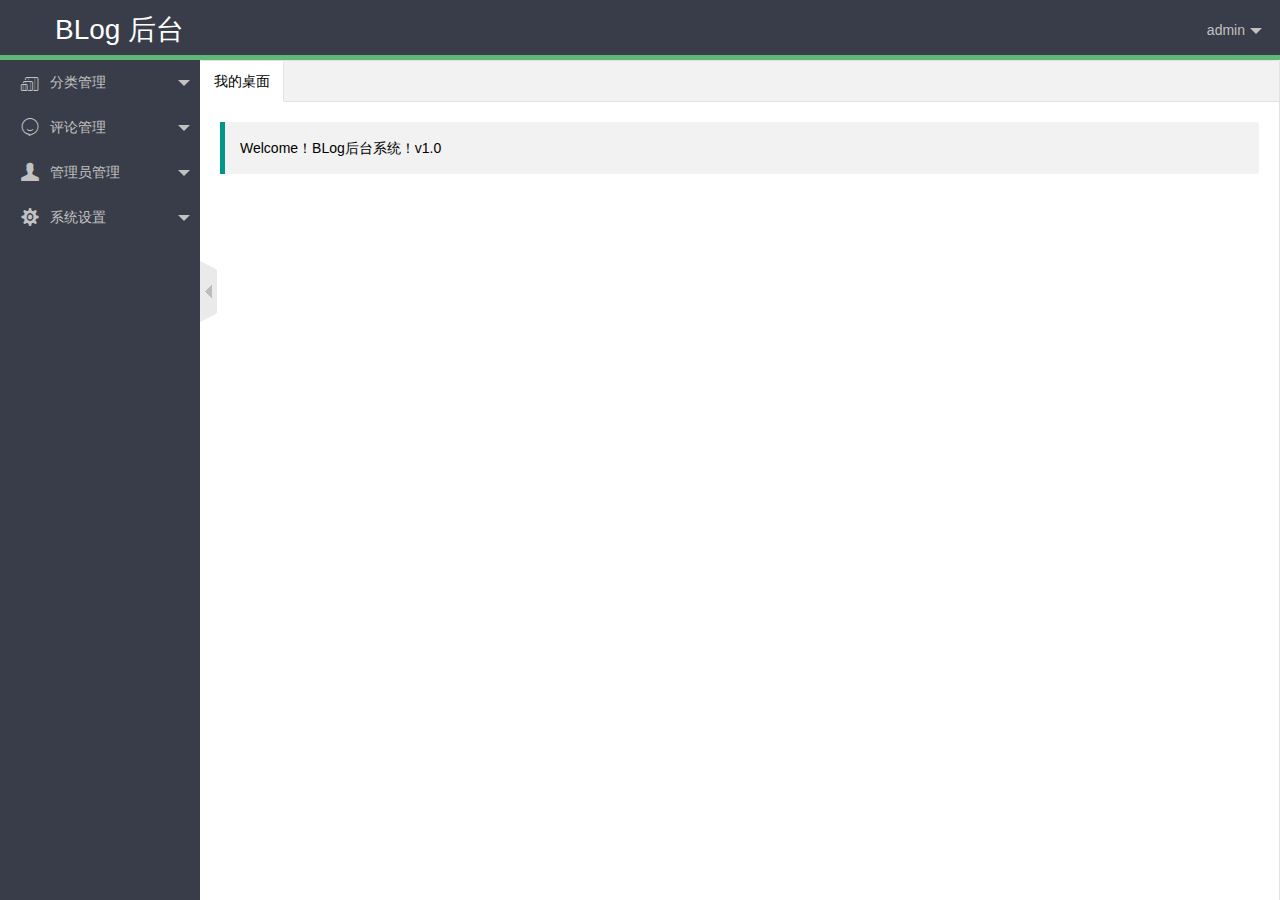
<file: view/admin/index.html>
<!DOCTYPE html>
<html>
    <head>
        <meta charset="utf-8">
        <title>
            BLog 后台
        </title>
        <meta name="renderer" content="webkit">
        <meta http-equiv="X-UA-Compatible" content="IE=edge,chrome=1">
        <meta name="viewport" content="width=device-width, initial-scale=1, maximum-scale=1">
        <meta name="apple-mobile-web-app-status-bar-style" content="black">
        <meta name="apple-mobile-web-app-capable" content="yes">
        <meta name="format-detection" content="telephone=no">
        <link rel="stylesheet" href="/public/static/css/x-admin.css" media="all">
    </head>
    <body>
        <div class="layui-layout layui-layout-admin">
            <div class="layui-header header header-demo">
                <div class="layui-main">
                    <a class="logo" href="./index.html">
                        BLog 后台
                    </a>
                    <ul class="layui-nav" lay-filter="">
                      <li class="layui-nav-item">
                        <a href="javascript:;">admin</a>
                        <dl class="layui-nav-child">
                          <dd><a href="./login">退出</a></dd>
                        </dl>
                      </li>
                    </ul>
                </div>
            </div>
            <div class="layui-side layui-bg-black x-side">
                <div class="layui-side-scroll">
                    <ul class="layui-nav layui-nav-tree site-demo-nav" lay-filter="side">
                        <li class="layui-nav-item">
                            <a class="javascript:;" href="javascript:;">
                                <i class="layui-icon" style="top: 3px;">&#xe630;</i><cite>分类管理</cite>
                            </a>
                            <dl class="layui-nav-child">
                                <dd class="">
                                    <a href="javascript:;" _href="./category.html">
                                        <cite>分类列表</cite>
                                    </a>
                                </dd>
                            </dl>
                        </li>
                        <li class="layui-nav-item">
                            <a class="javascript:;" href="javascript:;">
                                <i class="layui-icon" style="top: 3px;">&#xe606;</i><cite>评论管理</cite>
                            </a>
                            <dl class="layui-nav-child">
                                <dd class="">
                                    <a href="javascript:;" _href="./comment-list.html">
                                        <cite>评论列表</cite>
                                    </a>
                                </dd>
                            </dl>
                        </li>
                        <li class="layui-nav-item">
                            <a class="javascript:;" href="javascript:;">
                                <i class="layui-icon" style="top: 3px;">&#xe612;</i><cite>管理员管理</cite>
                            </a>
                            <dl class="layui-nav-child">
                                <dd class="">
                                    <a href="javascript:;" _href="./admin-list">
                                        <cite>管理员列表</cite>
                                    </a>
                                </dd>
                            </dl>
                        </li>
                        <li class="layui-nav-item">
                            <a class="javascript:;" href="javascript:;">
                                <i class="layui-icon" style="top: 3px;">&#xe614;</i><cite>系统设置</cite>
                            </a>
                            <dl class="layui-nav-child">
                                <dd class="">
                                    <a href="javascript:;" _href="./sys-log.html">
                                        <cite>系统日志</cite>
                                    </a>
                                </dd>
                            </dl>
                        </li>
                        <li class="layui-nav-item" style="height: 30px; text-align: center">
                        </li>
                    </ul>
                </div>

            </div>
            <div class="layui-tab layui-tab-card site-demo-title x-main" lay-filter="x-tab" lay-allowclose="true">
                <div class="x-slide_left"></div>
                <ul class="layui-tab-title">
                    <li class="layui-this">
                        我的桌面
                        <i class="layui-icon layui-unselect layui-tab-close">ဆ</i>
                    </li>
                </ul>
                <div class="layui-tab-content site-demo site-demo-body">
                    <div class="layui-tab-item layui-show">
                        <iframe frameborder="0" src="./welcome.html" class="x-iframe"></iframe>
                    </div>
                </div>
            </div>
            <div class="site-mobile-shade">
            </div>
        </div>
        <script src="/public/static/lib/layui/layui.js" charset="utf-8"></script>
        <script src="/public/static/js/x-admin.js"></script>
    </body>
</html>
</file>
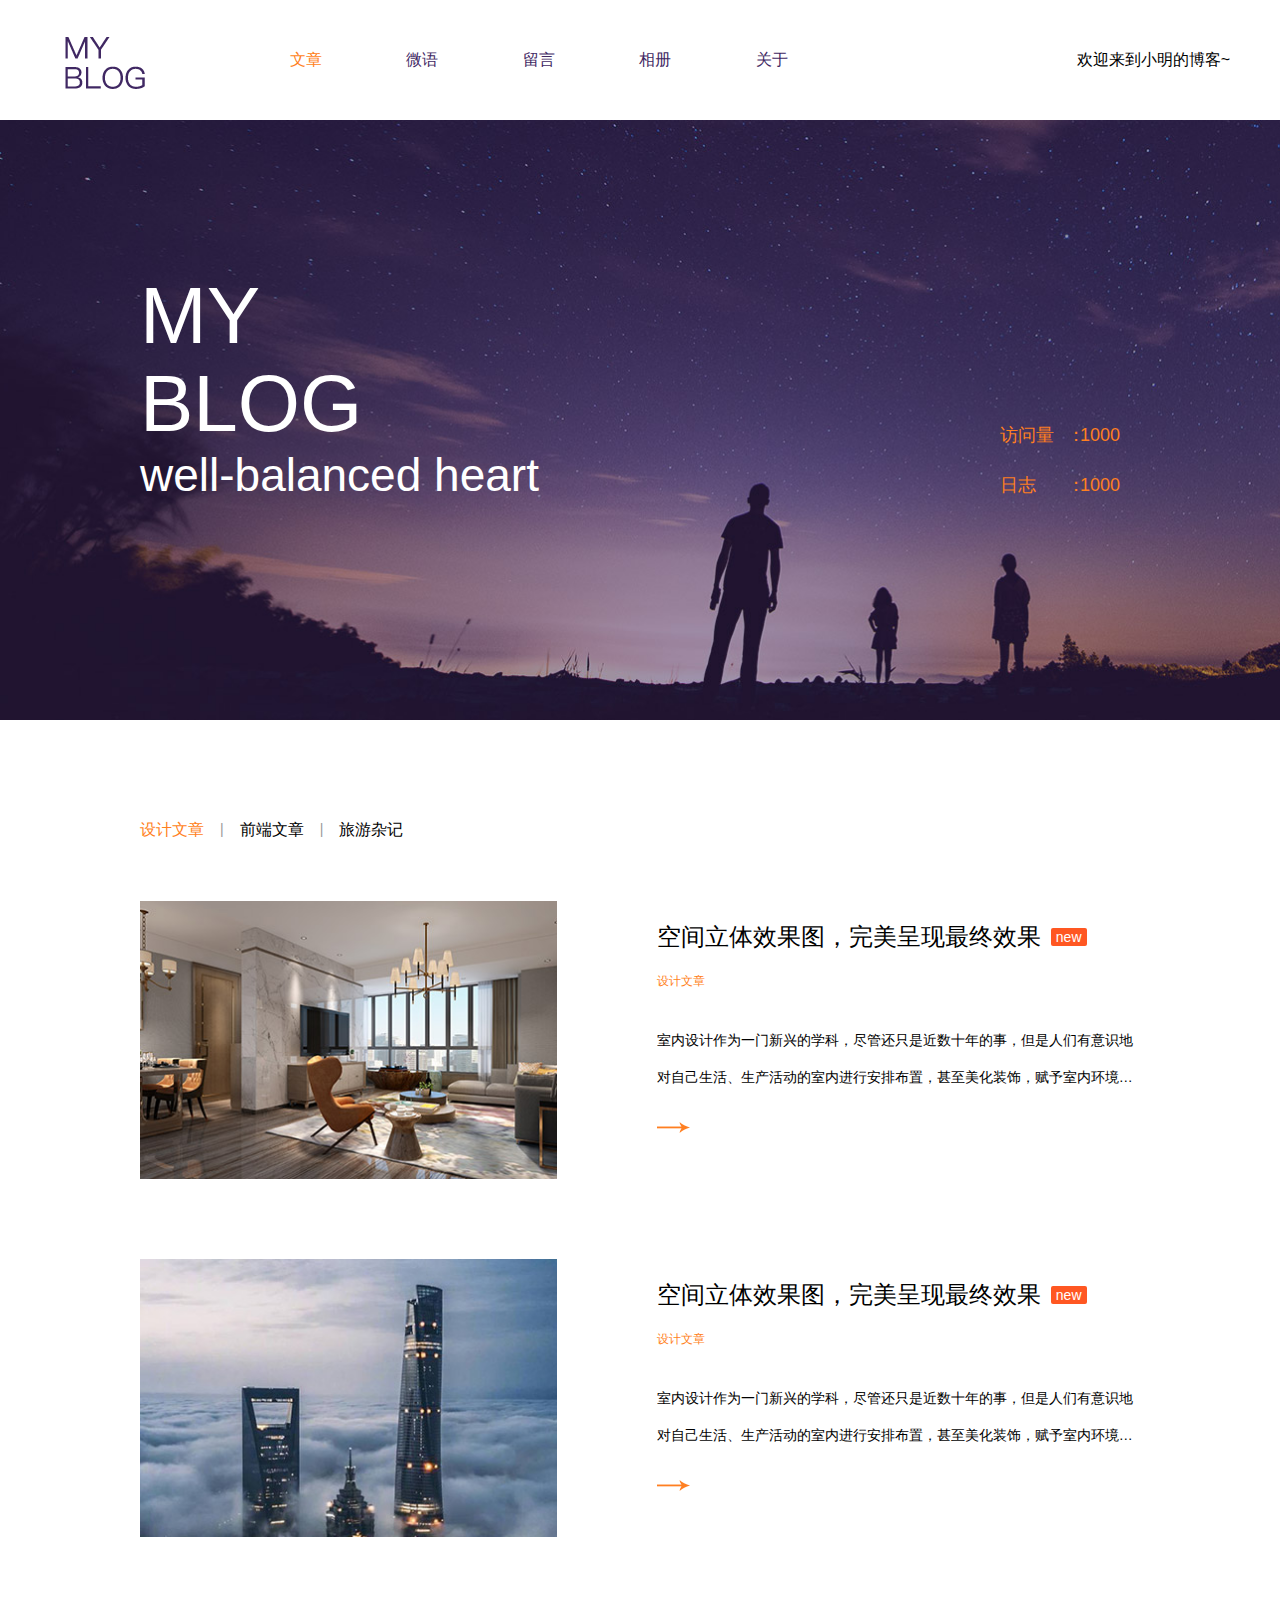
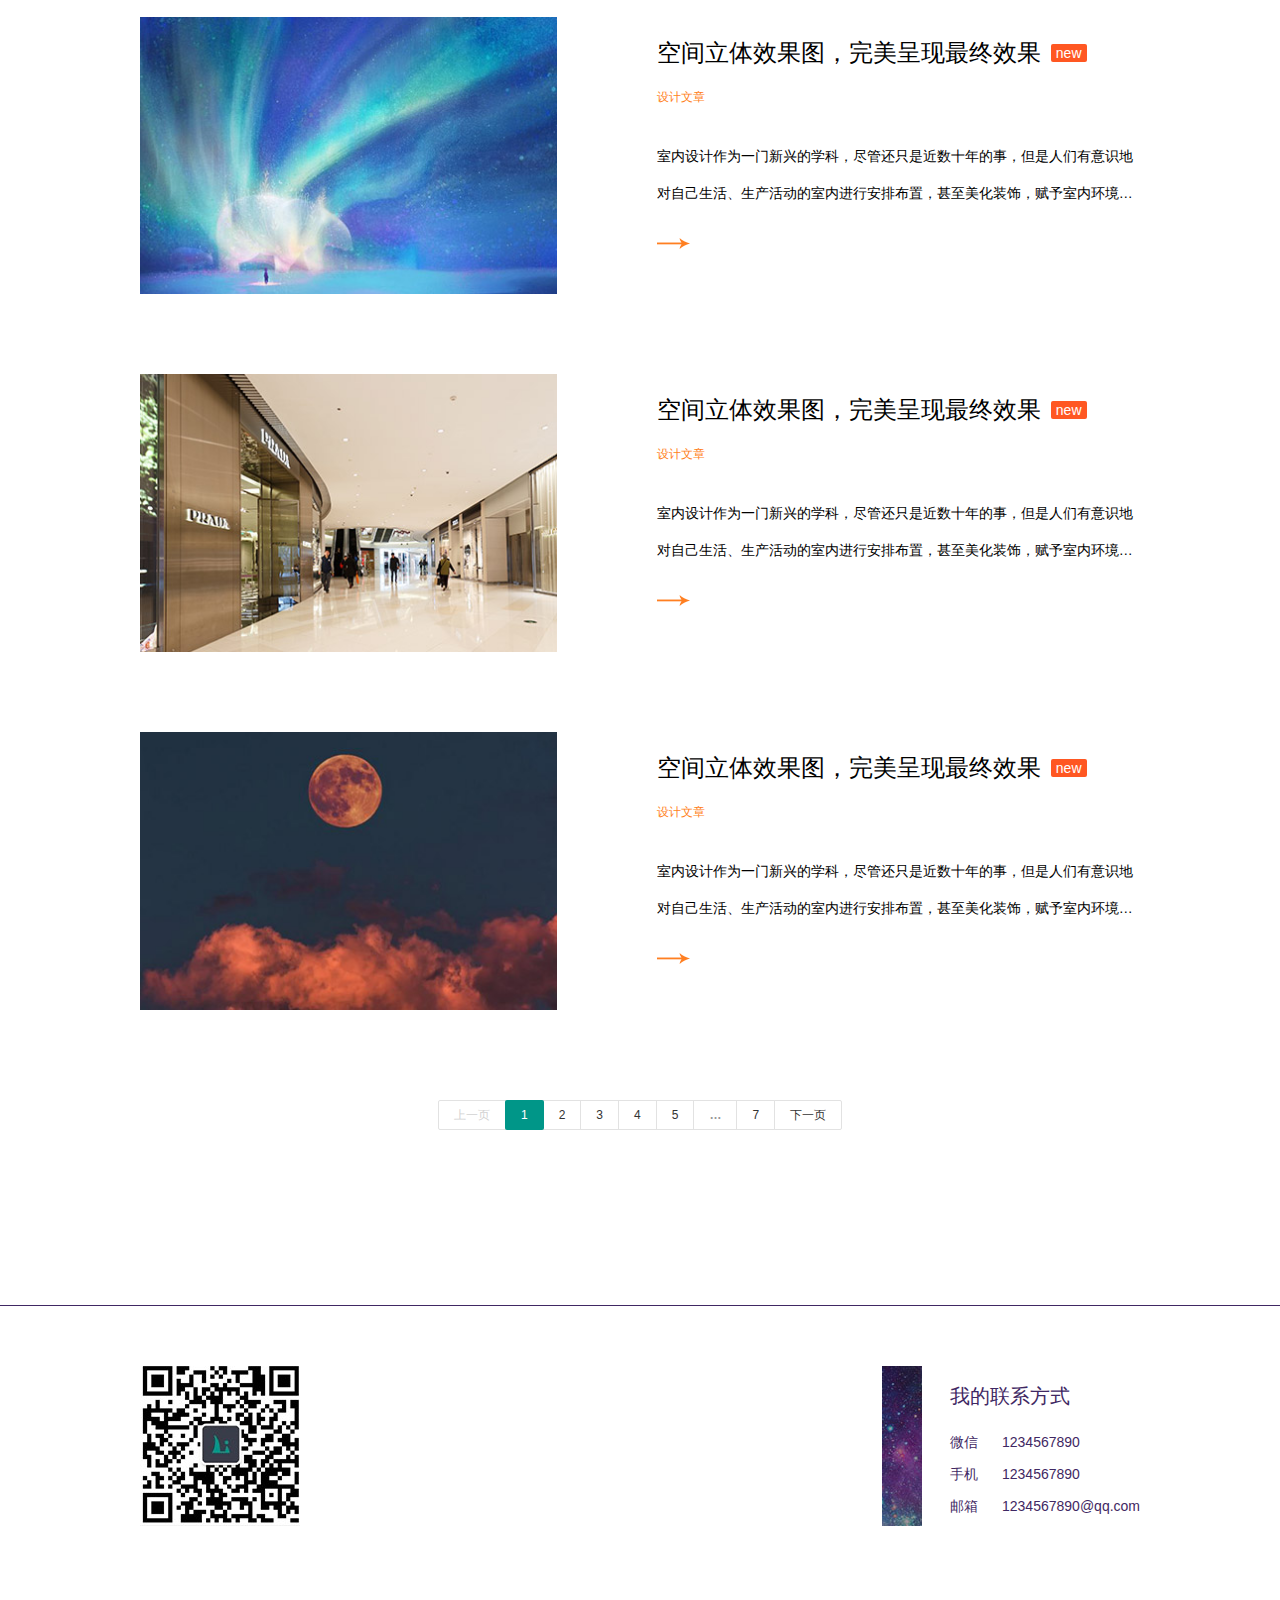
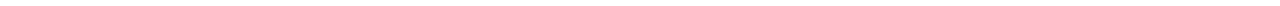
<file: view/home/html/index.html>
<!DOCTYPE html>
<html lang="en">
<head>
  <meta charset="UTF-8">
  <meta name="viewport" content="width=device-width, initial-scale=1.0, minimum-scale=1.0, maximum-scale=1.0, user-scalable=0">
  <title>Document</title>
  <link rel="stylesheet" type="text/css" href="../res/layui/css/layui.css">
  <link rel="stylesheet" type="text/css" href="../res/css/main.css">
<!--加载meta IE兼容文件-->
<!--[if lt IE 9]>
<script src="https://oss.maxcdn.com/libs/html5shiv/3.7.0/html5shiv.js"></script>
<script src="https://oss.maxcdn.com/libs/respond.js/1.3.0/respond.min.js"></script>
<![endif]-->
</head>
<body>
  <div class="header">
    <div class="menu-btn">
      <div class="menu"></div>
    </div>
    <h1 class="logo">
      <a href="index.html">
        <span>MYBLOG</span>
        <img src="../res/img/logo.png">
      </a>
    </h1>
    <div class="nav">
      <a href="index.html" class="active">文章</a>
      <a href="whisper.html">微语</a>
      <a href="leacots.html">留言</a>
      <a href="album.html">相册</a>
      <a href="about.html">关于</a>
    </div>
    <ul class="layui-nav header-down-nav">
      <li class="layui-nav-item"><a href="index.html" class="active">文章</a></li>
      <li class="layui-nav-item"><a href="whisper.html">微语</a></li>
      <li class="layui-nav-item"><a href="leacots.html">留言</a></li>
      <li class="layui-nav-item"><a href="album.html">相册</a></li>
      <li class="layui-nav-item"><a href="about.html">关于</a></li>
    </ul>
    <p class="welcome-text">
      欢迎来到<span class="name">小明</span>的博客~
    </p>
  </div>

  <div class="banner">
    <div class="cont w1000">
      <div class="title">
        <h3>MY<br />BLOG</h3>
        <h4>well-balanced heart</h4>
      </div>
      <div class="amount">
        <p><span class="text">访问量</span><span class="access">1000</span></p>
        <p><span class="text">日志</span><span class="daily-record">1000</span></p>
      </div>
    </div>
  </div>

  <div class="content">
    <div class="cont w1000">
      <div class="title">
        <span class="layui-breadcrumb" lay-separator="|">
          <a href="javascript:;" class="active">设计文章</a>
          <a href="javascript:;">前端文章</a>
          <a href="javascript:;">旅游杂记</a>
        </span>
      </div>
      <div class="list-item">
        <div class="item">
          <div class="layui-fluid">
            <div class="layui-row">
              <div class="layui-col-xs12 layui-col-sm4 layui-col-md5">
                <div class="img"><img src="../res/img/sy_img1.jpg" alt=""></div>
              </div>
              <div class="layui-col-xs12 layui-col-sm8 layui-col-md7">
                <div class="item-cont">
                  <h3>空间立体效果图，完美呈现最终效果<button class="layui-btn layui-btn-danger new-icon">new</button></h3>
                  <h5>设计文章</h5>
                  <p>室内设计作为一门新兴的学科，尽管还只是近数十年的事，但是人们有意识地对自己生活、生产活动的室内进行安排布置，甚至美化装饰，赋予室内环境以所祈使的气氛，却早巳从人类文明伊始的时期就已存在</p>
                  <a href="details.html" class="go-icon"></a>
                </div>
            </div>
            </div>
           </div>
        </div>
        <div class="item">
          <div class="layui-fluid">
            <div class="layui-row">
              <div class="layui-col-xs12 layui-col-sm4 layui-col-md5">
                <div class="img"><img src="../res/img/sy_img2.jpg" alt=""></div>
              </div>
              <div class="layui-col-xs12 layui-col-sm8 layui-col-md7">
                <div class="item-cont">
                  <h3>空间立体效果图，完美呈现最终效果<button class="layui-btn layui-btn-danger new-icon">new</button></h3>
                  <h5>设计文章</h5>
                  <p>室内设计作为一门新兴的学科，尽管还只是近数十年的事，但是人们有意识地对自己生活、生产活动的室内进行安排布置，甚至美化装饰，赋予室内环境以所祈使的气氛，却早巳从人类文明伊始的时期就已存在</p>
                  <a href="details.html" class="go-icon"></a>
                </div>
            </div>
            </div>
           </div>
        </div>
        <div class="item">
          <div class="layui-fluid">
            <div class="layui-row">
              <div class="layui-col-xs12 layui-col-sm4 layui-col-md5">
                <div class="img"><img src="../res/img/sy_img3.jpg" alt=""></div>
              </div>
              <div class="layui-col-xs12 layui-col-sm8 layui-col-md7">
                <div class="item-cont">
                  <h3>空间立体效果图，完美呈现最终效果<button class="layui-btn layui-btn-danger new-icon">new</button></h3>
                  <h5>设计文章</h5>
                  <p>室内设计作为一门新兴的学科，尽管还只是近数十年的事，但是人们有意识地对自己生活、生产活动的室内进行安排布置，甚至美化装饰，赋予室内环境以所祈使的气氛，却早巳从人类文明伊始的时期就已存在</p>
                  <a href="details.html" class="go-icon"></a>
                </div>
            </div>
            </div>
           </div>
        </div>
        <div class="item">
          <div class="layui-fluid">
            <div class="layui-row">
              <div class="layui-col-xs12 layui-col-sm4 layui-col-md5">
                <div class="img"><img src="../res/img/sy_img4.jpg" alt=""></div>
              </div>
              <div class="layui-col-xs12 layui-col-sm8 layui-col-md7">
                <div class="item-cont">
                  <h3>空间立体效果图，完美呈现最终效果<button class="layui-btn layui-btn-danger new-icon">new</button></h3>
                  <h5>设计文章</h5>
                  <p>室内设计作为一门新兴的学科，尽管还只是近数十年的事，但是人们有意识地对自己生活、生产活动的室内进行安排布置，甚至美化装饰，赋予室内环境以所祈使的气氛，却早巳从人类文明伊始的时期就已存在</p>
                  <a href="details.html" class="go-icon"></a>
                </div>
            </div>
            </div>
           </div>
        </div>
        <div class="item">
          <div class="layui-fluid">
            <div class="layui-row">
              <div class="layui-col-xs12 layui-col-sm4 layui-col-md5">
                <div class="img"><img src="../res/img/sy_img5.jpg" alt=""></div>
              </div>
              <div class="layui-col-xs12 layui-col-sm8 layui-col-md7">
                <div class="item-cont">
                  <h3>空间立体效果图，完美呈现最终效果<button class="layui-btn layui-btn-danger new-icon">new</button></h3>
                  <h5>设计文章</h5>
                  <p>室内设计作为一门新兴的学科，尽管还只是近数十年的事，但是人们有意识地对自己生活、生产活动的室内进行安排布置，甚至美化装饰，赋予室内环境以所祈使的气氛，却早巳从人类文明伊始的时期就已存在</p>
                  <a href="details.html" class="go-icon"></a>
                </div>
            </div>
            </div>
           </div>
        </div>
      </div>
      <div id="demo" style="text-align: center;"></div>
    </div>
  </div>

  <div class="footer-wrap">
    <div class="footer w1000">
      <div class="qrcode">
        <img src="../res/img/erweima.jpg">
      </div>
      <div class="practice-mode">
        <img src="../res/img/down_img.jpg">
        <div class="text">
          <h4 class="title">我的联系方式</h4>
          <p>微信<span class="WeChat">1234567890</span></p>
          <p>手机<span class="iphone">1234567890</span></p>
          <p>邮箱<span class="email">1234567890@qq.com</span></p>
        </div>
      </div>
    </div>
  </div>
  <script type="text/javascript" src="../res/layui/layui.js"></script>
  <script type="text/javascript">
    layui.config({
      base: '../res/js/util/'
    }).use(['element','laypage','jquery','menu'],function(){
      element = layui.element,laypage = layui.laypage,$ = layui.$,menu = layui.menu;
      laypage.render({
        elem: 'demo'
        ,count: 70 //数据总数，从服务端得到
      });
      menu.init();
    })
  </script>
</body>
</html>
</file>
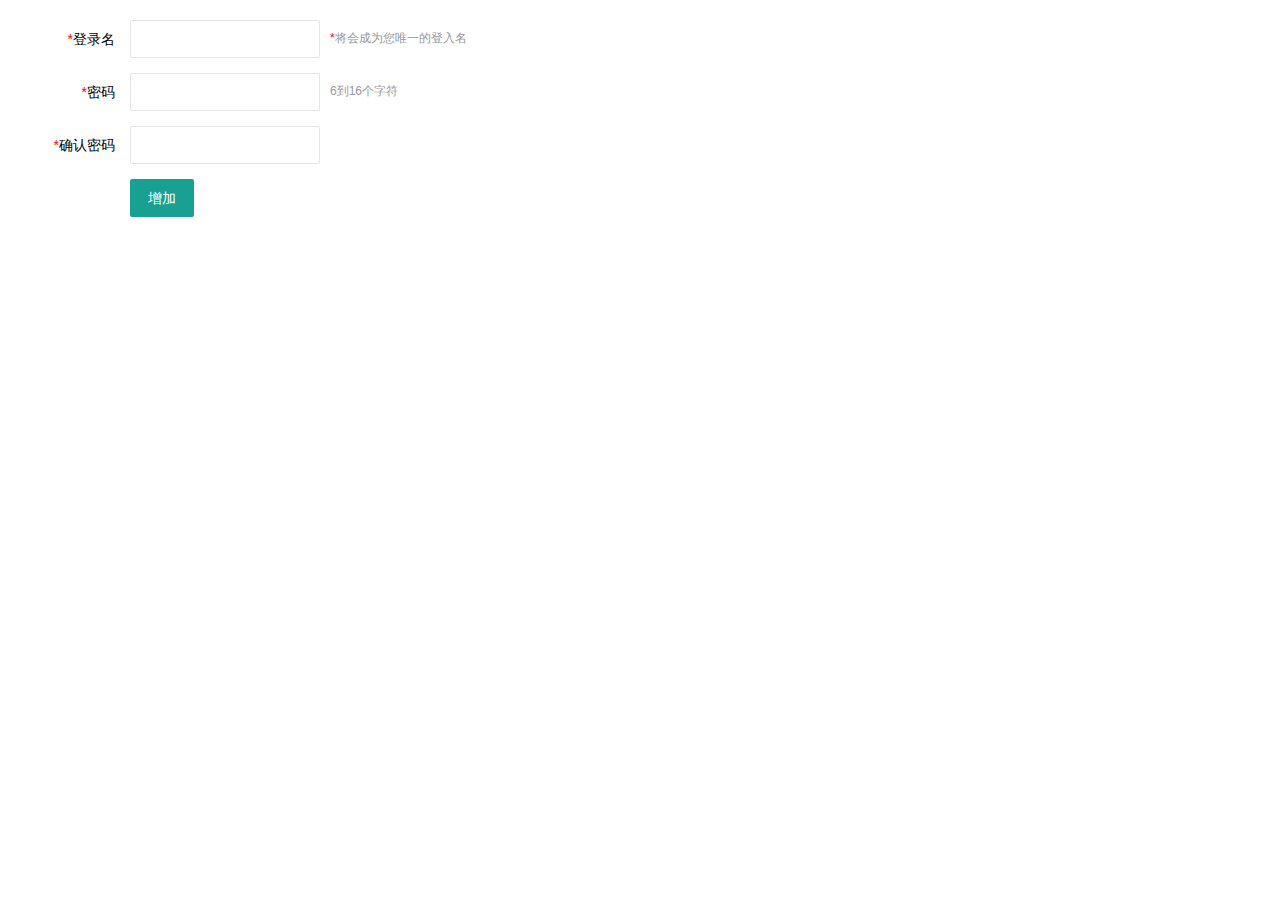
<file: view/admin/admin-add.html>
<!DOCTYPE html>
<html>

<head>
    <meta charset="utf-8">
    <title>
        BLog 后台
    </title>
    <meta name="renderer" content="webkit">
    <meta http-equiv="X-UA-Compatible" content="IE=edge,chrome=1">
    <meta name="viewport" content="width=device-width, initial-scale=1, maximum-scale=1">
    <meta name="apple-mobile-web-app-status-bar-style" content="black">
    <meta name="apple-mobile-web-app-capable" content="yes">
    <meta name="format-detection" content="telephone=no">
    <link rel="stylesheet" href="/public/static/css/x-admin.css" media="all">
</head>

<body>
<div class="x-body">
    <form class="layui-form">
        <div class="layui-form-item">
            <label for="username" class="layui-form-label">
                <span class="x-red">*</span>登录名
            </label>
            <div class="layui-input-inline">
                <input type="text" id="username" name="username" required="" lay-verify="required"
                       autocomplete="off" class="layui-input">
            </div>
            <div class="layui-form-mid layui-word-aux">
                <span class="x-red">*</span>将会成为您唯一的登入名
            </div>
        </div>
        <div class="layui-form-item">
            <label for="L_pass" class="layui-form-label">
                <span class="x-red">*</span>密码
            </label>
            <div class="layui-input-inline">
                <input type="password" id="L_pass" name="pass" required="" lay-verify="pass"
                       autocomplete="off" class="layui-input">
            </div>
            <div class="layui-form-mid layui-word-aux">
                6到16个字符
            </div>
        </div>
        <div class="layui-form-item">
            <label for="L_repass" class="layui-form-label">
                <span class="x-red">*</span>确认密码
            </label>
            <div class="layui-input-inline">
                <input type="password" id="L_repass" name="repass" required="" lay-verify="repass"
                       autocomplete="off" class="layui-input">
            </div>
        </div>
        <div class="layui-form-item">
            <label for="L_repass" class="layui-form-label">
            </label>
            <button  class="layui-btn" lay-filter="add" lay-submit="">
                增加
            </button>
        </div>
    </form>
</div>
<script src="/public/static/lib/layui/layui.js" charset="utf-8">
</script>
<script src="/public/static/js/x-layui.js" charset="utf-8">
</script>
<script>
    layui.use(['form','layer'], function(){
        $ = layui.jquery;
        var form = layui.form()
            ,layer = layui.layer;

        //自定义验证规则
        form.verify({
            nikename: function(value){
                if(value.length < 5){
                    return '昵称至少得5个字符啊';
                }
            }
            ,pass: [/(.+){6,12}$/, '密码必须6到12位']
            ,repass: function(value){
                if($('#L_pass').val()!=$('#L_repass').val()){
                    return '两次密码不一致';
                }
            }
        });

        //监听提交
        form.on('submit(add)', function(data){
            console.log(data);
            //发异步，把数据提交给go
            $.post("/admin/admin-add", data.field, function (res) {
                if (res.code === 0) {
                    layer.msg(res.msg)
                } else {
                    layer.alert("增加成功", {icon: 6},function () {
                        // 获得frame索引
                        var index = parent.layer.getFrameIndex(window.name);
                        //关闭当前frame
                        parent.layer.close(index);
                    });
                }
            }, 'json');
            return false;
        });
    });
</script>
</body>

</html>
</file>
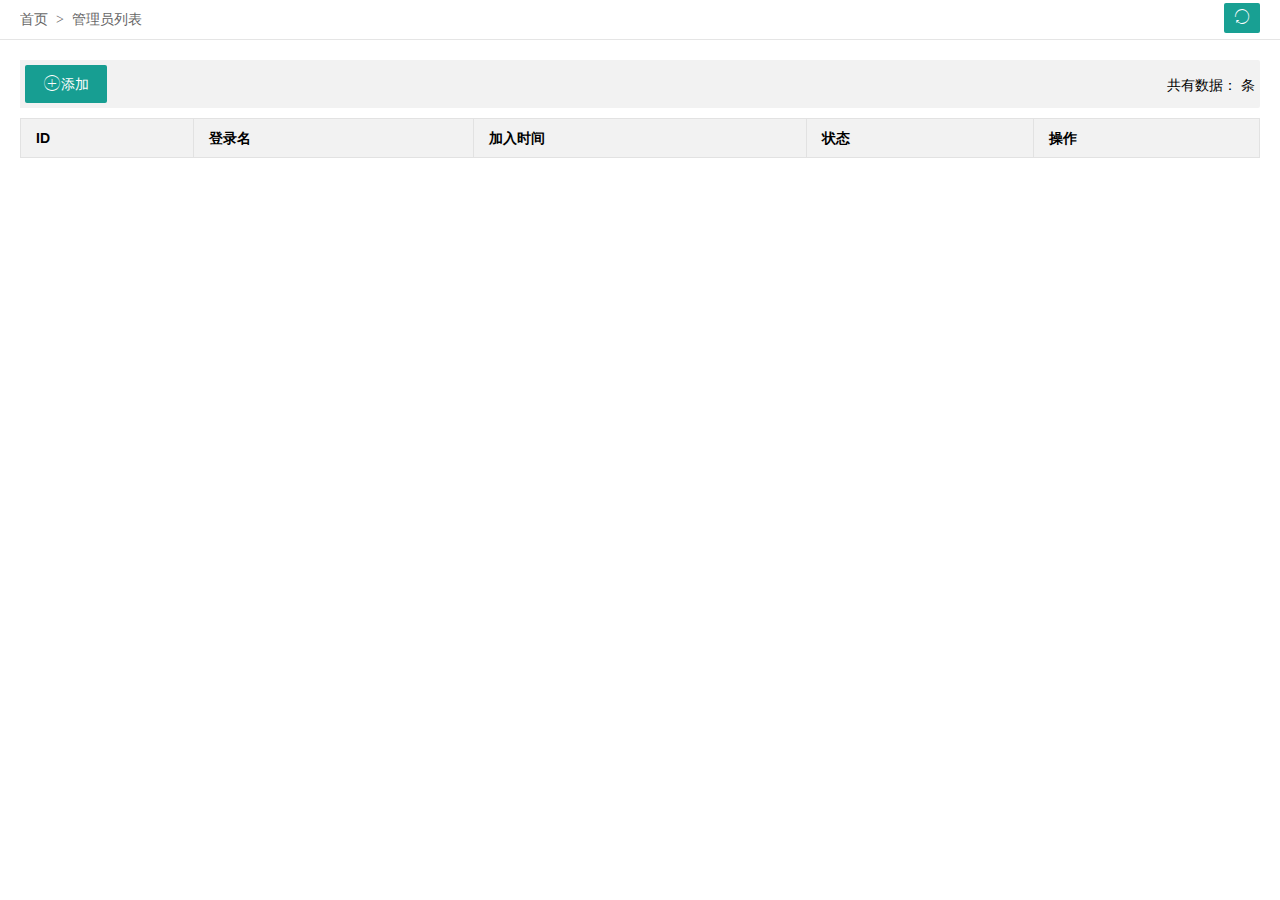
<file: view/admin/admin-list.html>
<!DOCTYPE html>
<html>
<head>
    <meta charset="utf-8">
    <title>
        BLog 后台
    </title>
    <meta name="renderer" content="webkit">
    <meta http-equiv="X-UA-Compatible" content="IE=edge,chrome=1">
    <meta name="viewport" content="width=device-width, initial-scale=1, maximum-scale=1">
    <meta name="apple-mobile-web-app-status-bar-style" content="black">
    <meta name="apple-mobile-web-app-capable" content="yes">
    <meta name="format-detection" content="telephone=no">
    <link rel="stylesheet" href="/public/static/css/x-admin.css" media="all">
</head>
<body>
<div class="x-nav">
            <span class="layui-breadcrumb">
              <a><cite>首页</cite></a>
              <a><cite>管理员列表</cite></a>
            </span>
    <a class="layui-btn layui-btn-small" style="line-height:1.6em;margin-top:3px;float:right"  href="javascript:location.replace(location.href);" title="刷新">
        <i class="layui-icon" style="line-height:30px">ဂ</i>
    </a>
</div>
<div class="x-body">
    <xblock><button class="layui-btn" onclick="admin_add('添加用户','./admin-add','600','500')"><i class="layui-icon">&#xe608;</i>添加</button><span class="x-right" style="line-height:40px">共有数据：<span id="count"></span> 条</span></xblock>
    <table class="layui-table">
        <thead>
        <tr>
            <th>ID</th>
            <th>登录名</th>
            <th>加入时间</th>
            <th>状态</th>
            <th>操作</th>
        </tr>
        </thead>
        <tbody id="admin_content">
        </tbody>
    </table>
</div>
<script src="/public/static/lib/layui/layui.js" charset="utf-8"></script>
<script src="/public/static/js/x-layui.js" charset="utf-8"></script>
<script src="/public/static/js/index.js" charset="utf-8"></script>
<script>
    layui.use(['laydate','element','laypage','layer'], function(){
        $ = layui.jquery;//jquery
        laydate = layui.laydate;//日期插件
        lement = layui.element();//面包导航
        laypage = layui.laypage;//分页
        layer = layui.layer;//弹出层
    });

    window.onload = function () {
        selectList()
    };

    //添加
    function admin_add(title,url,w,h){
        x_admin_show(title,url,w,h);
    }
    //停用
    function admin_stop(obj,id){
        layer.confirm('确认要停用吗？',function(index){
            //发异步把用户状态进行更改
            $.post("/admin/change-status", {id: id, status: 1}, function (res) {
                if (res.code === 0) {
                    layer.msg(res.msg)
                } else {
                    $(obj).parents("tr").find(".td-manage").prepend('<a style="text-decoration:none" onClick="admin_start(this,id)" href="javascript:;" title="启用"><i class="layui-icon">&#xe62f;</i></a>');
                    $(obj).parents("tr").find(".td-status").html('<span class="layui-btn layui-btn-disabled layui-btn-mini">已停用</span>');
                    $(obj).remove();
                    layer.msg('已停用!',{icon: 5,time:1000});
                }
            }, 'json');
        });
    }
    //启用
    function admin_start(obj,id){
        layer.confirm('确认要启用吗？',function(index){
            //发异步把用户状态进行更改
            $.post("/admin/change-status", {id: id, status: 0}, function (res) {
                if (res.code === 0) {
                    layer.msg(res.msg)
                } else {
                    $(obj).parents("tr").find(".td-manage").prepend('<a style="text-decoration:none" onClick="admin_stop(this,id)" href="javascript:;" title="停用"><i class="layui-icon">&#xe601;</i></a>');
                    $(obj).parents("tr").find(".td-status").html('<span class="layui-btn layui-btn-normal layui-btn-mini">已启用</span>');
                    $(obj).remove();
                    layer.msg('已启用!',{icon: 6,time:1000});
                }
            }, 'json');
        });
    }
    //编辑
    function admin_edit (title,url,id,w,h) {
        x_admin_show(title,url,w,h);
    }
    //删除
    function admin_del(obj,id){
        layer.confirm('确认要删除吗？',function(index){
            //发异步删除数据
            $.post("/admin/admin-delete", {id: id}, function (res) {
                if (res.code === 0) {
                    layer.msg(res.msg)
                } else {
                    $(obj).parents("tr").remove();
                    layer.msg('已删除!',{icon:1,time:1000});
                }
            }, 'json');
        });
    }
    // 查询管理员列表
    function selectList() {
        $.post("/admin/admin-list", {}, function (res) {
            var len = res.data.length;
            var html = '';
            for (i = 0; i < len; i++) {
                html += "<tr>";
                html += "<td>" + res.data[i]['id'] + "</td>";
                html += "<td>" + blog.Base64Decode(res.data[i]['user']) + "</td>";
                html += "<td>" + blog.Base64Decode(res.data[i]['time']) + "</td>";
                html += "<td class=\"td-status\">";
                if (res.data[i]['status'] === 0) {
                    html += "<span class=\"layui-btn layui-btn-normal layui-btn-mini\">已启用</span>";
                } else {
                    html += "<span class=\"layui-btn layui-btn-disabled layui-btn-mini\">已停用</span>";
                }
                html += "</td>";
                html += "<td class=\"td-manage\">";
                if (res.data[i]['status'] === 0) {
                    html += "<a style=\"text-decoration:none\" onclick=\"admin_stop(this, " + res.data[i]['id'] + ")\" href=\"javascript:;\" title=\"停用\">";
                } else {
                    html += "<a style=\"text-decoration:none\" onclick=\"admin_start(this, " + res.data[i]['id'] + ")\" href=\"javascript:;\" title=\"启用\">";
                }
                html += "<i class=\"layui-icon\">&#xe601;</i>";
                html += "</a>";
                html += "<a title=\"删除\" href=\"javascript:;\" onclick=\"admin_del(this, " + res.data[i]['id'] + ")\" style=\"text-decoration:none\">";
                html += "<i class=\"layui-icon\">&#xe640;</i>";
                html += "</a>";
                html += "</td>";
                html += "</tr>";
            }
            $('#admin_content').append(html)
            $('#count').append(len)
        }, 'json');
    }
</script>
</body>
</html>
</file>
<file: public/static/css/x-admin.css>
@charset "utf-8";
@import url(../lib/layui/css/layui.css);
/* 布局 */
.site-inline{font-size: 0;}
.site-tree, .site-content{display: inline-block;  *display:inline; *zoom:1; vertical-align: top; font-size: 14px;}
.site-tree{width: 220px; min-height: 900px; padding: 5px 0 20px;}
.site-content{width: 899px; min-height: 900px; padding: 20px 0 10px 20px;}

/* 头部 */
.layui-layout-admin .header{height: 55px; border-bottom: 5px solid #5FB878;  background-color: #393D49; color: #fff;}

.header-demo .layui-nav .layui-this:after, .header-demo .layui-nav-bar {
  background-color: #393D49;
}

.layui-layout-admin .layui-side{
  top: 60px;
}

/*iframe内样式*/

.x-body{
  padding: 20px;
}
.x-nav{
  padding: 0 20px;
  position: relative;
  z-index: 99;
  border-bottom: 1px solid #e5e5e5;
  line-height: 39px;
  height: 39px;
  overflow: hidden;
}
.x-center{
  text-align: center;
  margin: 0 auto;
}
xblock{
  display: block;
  margin-bottom: 10px;
  padding: 5px;
  line-height: 22px;
  /* border-left: 5px solid #009688; */
  border-radius: 0 2px 2px 0;
  background-color: #f2f2f2;
}
.x-right{
  float: right;
}
.x-red{
  color: red;
}

/*登录页面相关样式*/

.x-box{
  width: 400px;
  height: 450px;
  background: #F2F2F2 0 0 no-repeat;
  border-radius: 20px;
  margin: 80px auto;
  overflow: hidden;
}
.x-top{
  height: 60px;
  width: 100%;
  position: relative;
}
.x-mid{
  position: relative;
  height: 390px;
  width: 100%;
  background: #fff 0 0 no-repeat;
}
#loginbtn{
  position: absolute;
  bottom: 0px;
  width: 100%;
  height: 70px;
  border: none;
  font-size: 30px;
  color: #fff;
  line-height: 70px;
  margin: 0px;
}
#loginbtn .layui-btn{
  width: 100%;
  height: 100%;
  background: #5FB878;
}
.x-footer button:hover{
  background-color: #FF2775;
  cursor: pointer;
}
.x-login-close{
  font-size: 24px;
  line-height: 60px;
  margin-left: 20px;
  float: left;
  color: #393D49;
  cursor: pointer;
}
.x-login-right{
  position: absolute;
  top: 50%;
  right: 0px;
  margin-top: -10px;
}
.x-login-right li{
  width: 20px;
  height: 20px;
  margin-right: 10px;
  border-radius: 50%;
  float: left;
  cursor: pointer;
}
.x-avtar{
  width: 100%;
  height: 115px;
  text-align: center;
  /*background: red url() 0 0 no-repeat;*/
}
.x-avtar img{
  width: 70px;
  height: 70px;
  border: 5px solid #5FB878;
  border-radius: 50%;
  margin-top: 20px;
}
.x-slide_left{
  width: 17px;
  height: 61px;
  background:  url(../images/icon.png) 0 0 no-repeat;
  position: absolute;
  top: 200px;
  left: 0px;
  cursor: pointer;
}
/*.x-slide_left:hover{
  background-position: -21px 0px;
}*/

input[type="text"]:disabled { background-color: #F2F2F2; }
.input{
  padding-top: 40px;
}
.layui-form .x-login-box{
  width: 370px;
  height: 50px;
  margin-left: 15px;
  border-bottom: 1px solid #F2F2F2;
}
.x-login-box .layui-form-label{
  width: 30px;
}
.x-login-box i{
  font-size: 28px;
}
.x-login-box input{
  border: 0px solid #000;
  outline: 0px;
  font-size: 28px;
}


.header .layui-nav{position: absolute; right: 0; top: 0; padding: 0;
  background:none;}

.menu{position: absolute; right: 0; top: 0; line-height: 65px;}
.menu a{display:inline-block; *display:inline; *zoom:1; vertical-align:top;}
.menu a{position: relative; padding: 0 20px; margin: 0 20px; color: #c2c2c2; font-size: 14px;}
.menu a:hover{color: #fff; transition: all .5s; -webkit-transition: all .5s}
.menu a.this{color: #fff}
.menu a.this::after{content: ''; position: absolute; left: 0; bottom: -1px; width: 100%; height: 5px; background-color: #5FB878;}

.header-index{background-color: #080018; border: none;}
.logo{left: 40px;font-size: 28px;color: #fff;line-height: 60px;margin-left: 40px;}

/* 底部 */
.footer{padding: 30px 0; line-height: 30px; text-align: center; background-color: #eee; color: #666; font-weight: 300;}
body .layui-layout-admin .footer-demo{height: auto; padding: 15px 0; line-height: 26px;}
.footer a{padding: 0 5px;}

/* 首页banner部分 */
.site-banner{position: relative; height: 600px; text-align: center; overflow: hidden; background-color: #393D49;}
.site-banner-bg
,.site-banner-main{position: absolute; left: 0; top: 0; width: 100%; height: 100%;}
.site-banner-bg{background-position: center 0;}

.site-zfj{padding-top: 25px; height: 220px;}
.site-zfj i{position: absolute; left: 50%; top: 25px; width: 200px; height: 200px; margin-left: -100px; font-size: 200px; color: #c2c2c2;}

@-webkit-keyframes site-zfj {
  0% {opacity: 1;  -webkit-transform: translate3d(0, 0, 0) rotate(0deg) scale(1);}
  10% {opacity: 0.8; -webkit-transform: translate3d(-100px, 0px, 0) rotate(10deg) scale(0.7);}
  35% {opacity: 0.6; -webkit-transform: translate3d(100px, 0px, 0) rotate(30deg) scale(0.4);}
  50% {opacity: 0.4; -webkit-transform: translate3d(0, 0, 0) rotate(360deg) scale(0);}
  80% {opacity: 0.2; -webkit-transform: translate3d(0, 0, 0) rotate(720deg) scale(1);}
  90% {opacity: 0.1; -webkit-transform: translate3d(0, 0, 0) rotate(3600deg) scale(6);}
  100% {opacity: 1; -webkit-transform: translate3d(0, 0, 0) rotate(3600deg) scale(1);}
}
@keyframes site-zfj {
  0% {opacity: 1;  transform: translate3d(0, 0, 0) rotate(0deg) scale(1);}
  10% {opacity: 0.8; transform: translate3d(-100px, 0px, 0) rotate(10deg) scale(0.7);}
  35% {opacity: 0.6; transform: translate3d(100px, 0px, 0) rotate(30deg) scale(0.4);}
  50% {opacity: 0.4; transform: translate3d(0, 0, 0) rotate(360deg) scale(0);}
  80% {opacity: 0.2; transform: translate3d(0, 0, 0) rotate(720deg) scale(1);}
  90% {opacity: 0.1; transform: translate3d(0, 0, 0) rotate(3600deg) scale(6);}
  100% {opacity: 1; transform: translate3d(0, 0, 0) rotate(3600deg) scale(1);}
}

@-webkit-keyframes site-desc {
  0% { -webkit-transform: scale(1.1);}
  100% {opacity: 1; -webkit-transform: scale(1);}
}
@keyframes site-desc {
  0% { transform: scale(1.1);}
  100% {transform: scale(1);}
}

.layui-anim-scaleSpring{-webkit-animation-name: layui-scale-spring; animation-name: layui-scale-spring}
.site-zfj-anim i{-webkit-animation-name: site-zfj; animation-name: site-zfj; -webkit-animation-duration: 5s; animation-duration: 5s;  -webkit-animation-timing-function: linear; animation-timing-function: linear;}


.site-desc{position: relative; height: 70px; margin-top: 25px;}
.site-desc-anim{-webkit-animation-name: site-desc; animation-name: site-desc;}

.site-desc cite{position: absolute; bottom: -40px; left: 0; width: 100%; color: #c2c2c2; font-style: normal;}
.site-download{margin-top: 80px; font-size: 0;}
.site-download a{position: relative; padding: 0 45px 0 90px; height: 60px; line-height: 60px; border: 1px solid #464B5B; font-size: 24px; color: #ccc; transition: all .5s; -webkit-transition: all .5s;}
.site-download a:hover{border: 1px solid #778097; color: #fff; border-radius: 30px; }
.site-download a cite{position: absolute; left: 45px; font-size: 30px;}
.site-version{position: relative; margin-top: 15px; color: #ccc; font-size: 12px;}
.site-version span{padding: 0 3px;}
.site-version *{font-style: normal;}
.site-version a{color: #e2e2e2; text-decoration: underline;}

.site-banner-other{position: absolute; left: 0; bottom: 32px; width: 100%; text-align: center;}
.site-banner-other iframe{border: none;}

.site-idea{margin: 50px 0; font-size: 0; text-align: center; font-weight: 300;}
.site-idea li{display: inline-block; vertical-align: top; *display: inline; *zoom:1; font-size: 14px; }
.site-idea li{width: 298px; height: 150px; padding: 30px; line-height: 24px; margin-left: 30px; border: 1px solid #d2d2d2; text-align: left;}
.site-idea li:first-child{margin-left: 0}
.site-idea .layui-field-title{border-color: #d2d2d2}
.site-idea .layui-field-title legend{margin: 0 20px 20px 0; padding: 0 20px; text-align: center;}


/* 辅助 */
.site-tips{margin-bottom: 10px; padding: 15px; border-left: 5px solid #0078AD; background-color: #f2f2f2;}
body .site-tips p{margin: 0;}

/* 目录 */
.site-dir{display: none;}
.site-dir li{line-height: 26px; margin-left: 20px; overflow: visible; list-style-type: disc;}
.site-dir li a{display: block;}
.site-dir li a:active{color: #01AAED;}
.site-dir li a.layui-this{color: #01AAED;}
body .layui-layer-dir{box-shadow: none; border: 1px solid #d2d2d2;}
body .layui-layer-dir .layui-layer-content{padding: 10px; max-height: 280px; overflow: auto;}
.site-dir a em{padding-left: 5px; font-size: 12px; color: #c2c2c2; font-style: normal;}

/* 文档 */
.site-tree{border-right: 1px solid #eee; }
.site-tree .layui-tree{line-height: 32px;}
.site-tree .layui-tree li i{position: relative; font-size: 22px; color: #000}
.site-tree .layui-tree li a cite{padding: 0 8px;}
.site-tree .layui-tree .site-tree-noicon a cite{padding-left: 15px;}
.site-tree .layui-tree li a em{font-size: 12px; color: #bbb; padding-right: 5px; font-style: normal;}
.site-tree .layui-tree li h2{line-height: 36px; border-left: 5px solid #009E94; margin: 15px 0 5px; padding: 0 10px; background-color: #f2f2f2;}
.site-tree .layui-tree li ul{margin-left: 27px; line-height: 28px;}
.site-tree .layui-tree li ul a,
.site-tree .layui-tree li ul a i{color: #777;}
.site-tree .layui-tree li ul a:hover{color: #333;}
.site-tree .layui-tree li ul li{margin-left: 25px; overflow: visible; list-style-type: disc; /*list-style-position: inside;*/}
.site-tree .layui-tree li ul li cite,
.site-tree .layui-tree .site-tree-noicon ul li cite{padding-left: 0;}

.site-tree .layui-tree .layui-this a{color: #01AAED;}
.site-tree .layui-tree .layui-this .layui-icon{color: #01AAED;}

.site-fix .site-tree{position: fixed; top: 0; bottom: 0; z-index: 666; min-height: 0; overflow: auto;  background-color: #fff;}
.site-fix .site-content{margin-left: 220px;}
.site-fix-footer .site-tree{margin-bottom: 120px;}


.site-title{ margin: 30px 0 20px;}
.site-title fieldset{border: none; padding: 0; border-top: 1px solid #eee;}
.site-title fieldset legend{margin-left: 20px;  padding: 0 10px; font-size: 22px; font-weight: 300;}

.site-text a{color: #01AAED;}
.site-h1{margin-bottom: 20px; line-height: 60px; padding-bottom: 10px; color: #393D49; border-bottom: 1px solid #eee;  font-size: 28px; font-weight: 300;}
.site-h1 .layui-icon{position: relative; top: 5px; font-size: 50px; margin-right: 10px;}
.site-text{position:relative;}
.site-text p{margin-bottom: 10px;  line-height:22px;}
.site-text em{padding: 0 3px; font-weight: 500; font-style: italic; color: #666;}
.site-text code{margin:0 5px; padding: 3px 10px; border: 1px solid #e2e2e2; background-color: #fbfbfb; color: #666; border-radius: 2px;}

.site-table{width: 100%; margin: 10px 0;}
.site-table thead{background-color:#f2f2f2; }
.site-table th,
.site-table td{padding: 6px 15px; min-height: 20px; line-height: 20px; border:1px solid #ddd; font-size: 14px; font-weight: 400;}
.site-table tr:nth-child(even){background: #fbfbfb;}

.site-block{padding: 20px; border: 1px solid #eee;}
.site-block .layui-form{margin-right: 200px;}


/* 演示 */
body .layui-layout-admin .site-demo{bottom: 82px; padding: 0;height: 100%}
.layui-tab-item{
  height: 100%;
}
.x-iframe{
  width: 100%;
  height: 100%;
}
body .site-demo-nav .layui-nav-item{line-height: 40px}
.layui-nav-item .layui-icon{position: relative; font-size: 20px;}
.layui-nav-item a cite{padding: 0 10px;}
.layui-nav-tree .layui-nav-child a .x-menu{top: 3px;left:20px}
.layui-nav-tree .layui-nav-child a cite{
  padding: 0 0 0 30px;
}
.site-demo .layui-main{margin: 15px; line-height: 22px;}
.site-demo-editor{position: absolute; top: 0; bottom: 0; left: 0; width: 50%; }
.site-demo-area{position: absolute; top: 0; bottom: 0; width: 100%;}
.site-demo-editor textarea{position: absolute; width: 100%; height: 100%; padding: 15px; border: none; resize: none; /*background-color: #F7FBFF;*/ background-color: #272822; color: #CFBFAF; font-family: Courier New; font-size: 12px; -webkit-box-sizing: border-box !important; -moz-box-sizing: border-box !important; box-sizing: border-box !important;}
.site-demo-btn{position: absolute; bottom: 15px; right: 20px;}
.site-demo-zanzhu{position: absolute; bottom: 0; left: 0; width: 100%; height: 90px; text-align: center; background-color: #e2e2e2; overflow: hidden;}
.site-demo-zanzhu>*{position: relative; z-index: 1;}
.site-demo-zanzhu:before{content: ""; position: absolute; z-index: 0; top: 50%; left: 50%; width: 120px; margin: -10px 0px 0px -60px; text-align: center; color: rgb(170, 170, 170); font-size: 18px; font-weight: 300; }

.site-demo-result{position: absolute; right: 0; top: 0; bottom: 0; width: 50%;}
.site-demo-result iframe{position: absolute; width: 100%; height: 100%;}

.site-demo-button{margin-bottom: 30px;}
.site-demo-button div{margin: 20px 30px 10px;}
.site-demo-button .layui-btn+.layui-btn{margin-left: 0;}
.site-demo-button .layui-btn{margin: 0 7px 10px 0; }

.site-demo-text a{color: #01AAED;}


.site-demo-laytpl{text-align: center;}
.site-demo-laytpl textarea,
.site-demo-laytpl div span{width: 40%;  padding: 15px; margin: 0 15px;}
.site-demo-laytpl textarea{height: 300px; border: none; background-color: #3F3F3F; color: #E3CEAB; font-family: Courier New; resize: none;}
.site-demo-laytpl div span{display: inline-block; text-align: center; background: #101010; color: #fff;}
.site-demo-tplres{margin: 10px 0; text-align: center}
.site-demo-tplres .site-demo-tplh2,
.site-demo-tplres .site-demo-tplview{display: inline-block; width: 50%;}
.site-demo-tplres h2{padding: 15px; background: #e2e2e2;}
.site-demo-tplres h3{font-weight: 700;}
.site-demo-tplres div{padding: 14px; border: 1px solid #e2e2e2; text-align: left;}

.site-demo-upload,
.site-demo-upload img{width: 200px; height: 200px; border-radius: 100%;}
.site-demo-upload{position: relative; background: #e2e2e2;}
.site-demo-upload .site-demo-upbar{position: absolute; top: 50%; left: 50%; margin: -18px 0 0 -56px;}
.site-demo-upload .layui-upload-button{background-color: rgba(0,0,0,.2); color: rgba(255,255,255,1);}

.site-demo-util{position: relative; width: 300px;}
.site-demo-util img{width: 300px; border-radius: 100%;}
.site-demo-util span{position: absolute; left: 0; top: 0; width: 100%; height: 100%; background: #333; cursor: pointer;}
@-webkit-keyframes demo-fengjie {
  0% {-webkit-filter: blur(0); opacity: 1; background: #fff; height: 300px; border-radius: 100%;}
  80% {-webkit-filter: blur(50px);  opacity: 0.95;}
  100% {-webkit-filter: blur(20px); opacity: 0; background: #fff;}
}
@keyframes demo-fengjie {
  0% {filter: blur(0); opacity: 1; background: #fff; height: 300px; border-radius: 100%;}
  80% {filter: blur(50px);  opacity: 0.95;}
  100% {filter: blur(20px); opacity: 0; background: #fff;}
}
.site-demo-fengjie{-webkit-animation-name: demo-fengjie; animation-name: demo-fengjie; -webkit-animation-duration: 5s; animation-duration: 5s;}


.layui-layout-admin .site-demo-body{top: 117px;}
.site-demo-title{position: fixed; left: 200px; right: 0; top: 50px;height: 100%;border-left: 0px;}
.site-demo-code{position: absolute; left: 0; top: 0; width: 100%; height: 100%; border: none; padding: 10px; resize: none; font-size: 12px; background-color: #F7FBFF; color: #881280; font-family: Courier New;}

.site-demo-body .layui-elem-quote a{color: #01AAED;}
.site-demo-body .layui-elem-quote a:hover{color: #FF5722;}


/* 其它 */
#trans-tooltip,
#tip-arrow-bottom,
#tip-arrow-top{display: none !important;}


/* 独立组件 */
.alone{width:730px; margin:200px auto;}
.alone ul{margin-left:1px; font-size:0;}
.alone li{display:inline-block; width:181px; font-size: 16px; text-align:center; line-height:80px; margin:0 1px 1px 0; background-color:#393D49; color:#fff;}
.alone li:hover{opacity:0.8;}
.alone li a{display:block; color:#fff;}


/* 适配多设备 */
@media screen and (max-width: 750px) {
  .layui-main{width: auto; margin: 0 10px;}
  .logo,
  .header-demo .logo{left: 10px;}

  .site-nav-layim{display: none !important;}
  .header .layui-nav .layui-nav-item{margin: 0;}
  .header .layui-nav .layui-nav-item a{padding: 0 15px;}
  .site-banner{height: 300px;}
  .site-banner-bg{background-size: cover;}
  .site-zfj{height: 100px; padding-top: 5px;}
  .site-zfj i{top: 10px; width: 100px; height: 100px; margin-left: -50px; font-size: 100px;}
  .site-desc{background-size: 70%; margin: 0;}
  .site-desc cite{display: none;}
  .site-download{margin-top: 0; }
  .site-download a{height: 40px; line-height: 40px; padding: 0 25px 0 60px; border: 1px solid #778097; border-radius: 30px; color: #fff; font-size: 16px;}
  .site-download a cite{left: 20px;}
  .site-banner-other{bottom: 15px;}

  .site-idea{margin: 20px 0;}
  .site-idea li{margin: 0 0 20px 0; width: 100%; height: auto; -webkit-box-sizing: border-box !important; -moz-box-sizing: border-box !important; box-sizing: border-box !important;}
  .site-hengfu img{max-width: 100%}

  .layui-layer-dir{display: none;}
  .site-tree{position: fixed; top: 0; bottom: 0; min-height: 0; overflow: auto; z-index: 1000; left: -260px; background-color: #fff;  transition: all .3s; -webkit-transition: all .3s;}
  .site-content{width: 100%; padding: 0; overflow: auto;}
  .site-content img{max-width: 100%;}
  .site-tree-mobile{display: block!important; position: fixed; z-index: 100000; bottom: 15px; left: 15px; width: 50px; height: 50px; line-height: 50px; border-radius: 2px; text-align: center; background-color: rgba(0,0,0,.7); color: #fff;}
  .site-home .site-tree-mobile{display: none!important;}
  .site-mobile .site-tree-mobile{display: none !important;}
  .site-mobile .site-tree{left: 0;}
  .site-mobile .site-mobile-shade{content: ''; position: fixed; top: 0; bottom: 0; left: 0; right: 0; background-color: rgba(0,0,0,.8); z-index: 999;}
  .site-tree-mobile i{font-size: 20px;}
  .layui-code-view{-webkit-box-sizing: border-box; -moz-box-sizing: border-box; box-sizing: border-box;}

  .layui-layout-admin .layui-side{position: fixed; top: 0; left: -260px; transition: all .3s; -webkit-transition: all .3s; z-index: 10000;}
  .layui-body{position: static; bottom: 0; left: 0;}
  .site-mobile .layui-side{left: 0;}
  body .layui-layout-admin .footer-demo{position: static;}

  .site-demo-area,
  .site-demo-editor,
  .site-demo-result,
  .site-demo-editor textarea,
  .site-demo-result iframe{position: static; width: 100%;}
  .site-demo-editor textarea{height: 350px;}
  .site-demo-zanzhu{display: none;}
  .site-demo-btn{bottom: auto; top: 370px;}
  .site-demo-result iframe{height: 500px;}

  .site-demo-laytpl textarea, .site-demo-laytpl div span{margin: 0;}
  .site-demo-tplres .site-demo-tplh2, .site-demo-tplres .site-demo-tplview{width: 100%; -webkit-box-sizing: border-box; -moz-box-sizing: border-box; box-sizing: border-box;}

  .site-demo-title{left: 0;}
  body .layui-layout-admin .site-demo{}
  .site-demo-code{position: static; height: 350px;}
  /*.x-slide_left{display: none;}*/
  .layui-nav .x-index{display: none;}
}
</file>
<file: view/home/res/layui/css/layui.css>
/** layui-v2.4.5 MIT License By https://www.layui.com */
 .layui-inline,img{display:inline-block;vertical-align:middle}h1,h2,h3,h4,h5,h6{font-weight:400}.layui-edge,.layui-header,.layui-inline,.layui-main{position:relative}.layui-elip,.layui-form-checkbox span,.layui-form-pane .layui-form-label{text-overflow:ellipsis;white-space:nowrap}.layui-btn,.layui-edge,.layui-inline,img{vertical-align:middle}.layui-btn,.layui-disabled,.layui-icon,.layui-unselect{-webkit-user-select:none;-ms-user-select:none;-moz-user-select:none}blockquote,body,button,dd,div,dl,dt,form,h1,h2,h3,h4,h5,h6,input,li,ol,p,pre,td,textarea,th,ul{margin:0;padding:0;-webkit-tap-highlight-color:rgba(0,0,0,0)}a:active,a:hover{outline:0}img{border:none}li{list-style:none}table{border-collapse:collapse;border-spacing:0}h4,h5,h6{font-size:100%}button,input,optgroup,option,select,textarea{font-family:inherit;font-size:inherit;font-style:inherit;font-weight:inherit;outline:0}pre{white-space:pre-wrap;white-space:-moz-pre-wrap;white-space:-pre-wrap;white-space:-o-pre-wrap;word-wrap:break-word}body{line-height:24px;font:14px Helvetica Neue,Helvetica,PingFang SC,Tahoma,Arial,sans-serif}hr{height:1px;margin:10px 0;border:0;clear:both}a{color:#333;text-decoration:none}a:hover{color:#777}a cite{font-style:normal;*cursor:pointer}.layui-border-box,.layui-border-box *{box-sizing:border-box}.layui-box,.layui-box *{box-sizing:content-box}.layui-clear{clear:both;*zoom:1}.layui-clear:after{content:'\20';clear:both;*zoom:1;display:block;height:0}.layui-inline{*display:inline;*zoom:1}.layui-edge{display:inline-block;width:0;height:0;border-width:6px;border-style:dashed;border-color:transparent;overflow:hidden}.layui-edge-top{top:-4px;border-bottom-color:#999;border-bottom-style:solid}.layui-edge-right{border-left-color:#999;border-left-style:solid}.layui-edge-bottom{top:2px;border-top-color:#999;border-top-style:solid}.layui-edge-left{border-right-color:#999;border-right-style:solid}.layui-elip{overflow:hidden}.layui-disabled,.layui-disabled:hover{color:#d2d2d2!important;cursor:not-allowed!important}.layui-circle{border-radius:100%}.layui-show{display:block!important}.layui-hide{display:none!important}@font-face{font-family:layui-icon;src:url(../font/iconfont.eot?v=240);src:url(../font/iconfont.eot?v=240#iefix) format('embedded-opentype'),url(../font/iconfont.svg?v=240#iconfont) format('svg'),url(../font/iconfont.woff?v=240) format('woff'),url(../font/iconfont.ttf?v=240) format('truetype')}.layui-icon{font-family:layui-icon!important;font-size:16px;font-style:normal;-webkit-font-smoothing:antialiased;-moz-osx-font-smoothing:grayscale}.layui-icon-reply-fill:before{content:"\e611"}.layui-icon-set-fill:before{content:"\e614"}.layui-icon-menu-fill:before{content:"\e60f"}.layui-icon-search:before{content:"\e615"}.layui-icon-share:before{content:"\e641"}.layui-icon-set-sm:before{content:"\e620"}.layui-icon-engine:before{content:"\e628"}.layui-icon-close:before{content:"\1006"}.layui-icon-close-fill:before{content:"\1007"}.layui-icon-chart-screen:before{content:"\e629"}.layui-icon-star:before{content:"\e600"}.layui-icon-circle-dot:before{content:"\e617"}.layui-icon-chat:before{content:"\e606"}.layui-icon-release:before{content:"\e609"}.layui-icon-list:before{content:"\e60a"}.layui-icon-chart:before{content:"\e62c"}.layui-icon-ok-circle:before{content:"\1005"}.layui-icon-layim-theme:before{content:"\e61b"}.layui-icon-table:before{content:"\e62d"}.layui-icon-right:before{content:"\e602"}.layui-icon-left:before{content:"\e603"}.layui-icon-cart-simple:before{content:"\e698"}.layui-icon-face-cry:before{content:"\e69c"}.layui-icon-face-smile:before{content:"\e6af"}.layui-icon-survey:before{content:"\e6b2"}.layui-icon-tree:before{content:"\e62e"}.layui-icon-upload-circle:before{content:"\e62f"}.layui-icon-add-circle:before{content:"\e61f"}.layui-icon-download-circle:before{content:"\e601"}.layui-icon-templeate-1:before{content:"\e630"}.layui-icon-util:before{content:"\e631"}.layui-icon-face-surprised:before{content:"\e664"}.layui-icon-edit:before{content:"\e642"}.layui-icon-speaker:before{content:"\e645"}.layui-icon-down:before{content:"\e61a"}.layui-icon-file:before{content:"\e621"}.layui-icon-layouts:before{content:"\e632"}.layui-icon-rate-half:before{content:"\e6c9"}.layui-icon-add-circle-fine:before{content:"\e608"}.layui-icon-prev-circle:before{content:"\e633"}.layui-icon-read:before{content:"\e705"}.layui-icon-404:before{content:"\e61c"}.layui-icon-carousel:before{content:"\e634"}.layui-icon-help:before{content:"\e607"}.layui-icon-code-circle:before{content:"\e635"}.layui-icon-water:before{content:"\e636"}.layui-icon-username:before{content:"\e66f"}.layui-icon-find-fill:before{content:"\e670"}.layui-icon-about:before{content:"\e60b"}.layui-icon-location:before{content:"\e715"}.layui-icon-up:before{content:"\e619"}.layui-icon-pause:before{content:"\e651"}.layui-icon-date:before{content:"\e637"}.layui-icon-layim-uploadfile:before{content:"\e61d"}.layui-icon-delete:before{content:"\e640"}.layui-icon-play:before{content:"\e652"}.layui-icon-top:before{content:"\e604"}.layui-icon-friends:before{content:"\e612"}.layui-icon-refresh-3:before{content:"\e9aa"}.layui-icon-ok:before{content:"\e605"}.layui-icon-layer:before{content:"\e638"}.layui-icon-face-smile-fine:before{content:"\e60c"}.layui-icon-dollar:before{content:"\e659"}.layui-icon-group:before{content:"\e613"}.layui-icon-layim-download:before{content:"\e61e"}.layui-icon-picture-fine:before{content:"\e60d"}.layui-icon-link:before{content:"\e64c"}.layui-icon-diamond:before{content:"\e735"}.layui-icon-log:before{content:"\e60e"}.layui-icon-rate-solid:before{content:"\e67a"}.layui-icon-fonts-del:before{content:"\e64f"}.layui-icon-unlink:before{content:"\e64d"}.layui-icon-fonts-clear:before{content:"\e639"}.layui-icon-triangle-r:before{content:"\e623"}.layui-icon-circle:before{content:"\e63f"}.layui-icon-radio:before{content:"\e643"}.layui-icon-align-center:before{content:"\e647"}.layui-icon-align-right:before{content:"\e648"}.layui-icon-align-left:before{content:"\e649"}.layui-icon-loading-1:before{content:"\e63e"}.layui-icon-return:before{content:"\e65c"}.layui-icon-fonts-strong:before{content:"\e62b"}.layui-icon-upload:before{content:"\e67c"}.layui-icon-dialogue:before{content:"\e63a"}.layui-icon-video:before{content:"\e6ed"}.layui-icon-headset:before{content:"\e6fc"}.layui-icon-cellphone-fine:before{content:"\e63b"}.layui-icon-add-1:before{content:"\e654"}.layui-icon-face-smile-b:before{content:"\e650"}.layui-icon-fonts-html:before{content:"\e64b"}.layui-icon-form:before{content:"\e63c"}.layui-icon-cart:before{content:"\e657"}.layui-icon-camera-fill:before{content:"\e65d"}.layui-icon-tabs:before{content:"\e62a"}.layui-icon-fonts-code:before{content:"\e64e"}.layui-icon-fire:before{content:"\e756"}.layui-icon-set:before{content:"\e716"}.layui-icon-fonts-u:before{content:"\e646"}.layui-icon-triangle-d:before{content:"\e625"}.layui-icon-tips:before{content:"\e702"}.layui-icon-picture:before{content:"\e64a"}.layui-icon-more-vertical:before{content:"\e671"}.layui-icon-flag:before{content:"\e66c"}.layui-icon-loading:before{content:"\e63d"}.layui-icon-fonts-i:before{content:"\e644"}.layui-icon-refresh-1:before{content:"\e666"}.layui-icon-rmb:before{content:"\e65e"}.layui-icon-home:before{content:"\e68e"}.layui-icon-user:before{content:"\e770"}.layui-icon-notice:before{content:"\e667"}.layui-icon-login-weibo:before{content:"\e675"}.layui-icon-voice:before{content:"\e688"}.layui-icon-upload-drag:before{content:"\e681"}.layui-icon-login-qq:before{content:"\e676"}.layui-icon-snowflake:before{content:"\e6b1"}.layui-icon-file-b:before{content:"\e655"}.layui-icon-template:before{content:"\e663"}.layui-icon-auz:before{content:"\e672"}.layui-icon-console:before{content:"\e665"}.layui-icon-app:before{content:"\e653"}.layui-icon-prev:before{content:"\e65a"}.layui-icon-website:before{content:"\e7ae"}.layui-icon-next:before{content:"\e65b"}.layui-icon-component:before{content:"\e857"}.layui-icon-more:before{content:"\e65f"}.layui-icon-login-wechat:before{content:"\e677"}.layui-icon-shrink-right:before{content:"\e668"}.layui-icon-spread-left:before{content:"\e66b"}.layui-icon-camera:before{content:"\e660"}.layui-icon-note:before{content:"\e66e"}.layui-icon-refresh:before{content:"\e669"}.layui-icon-female:before{content:"\e661"}.layui-icon-male:before{content:"\e662"}.layui-icon-password:before{content:"\e673"}.layui-icon-senior:before{content:"\e674"}.layui-icon-theme:before{content:"\e66a"}.layui-icon-tread:before{content:"\e6c5"}.layui-icon-praise:before{content:"\e6c6"}.layui-icon-star-fill:before{content:"\e658"}.layui-icon-rate:before{content:"\e67b"}.layui-icon-template-1:before{content:"\e656"}.layui-icon-vercode:before{content:"\e679"}.layui-icon-cellphone:before{content:"\e678"}.layui-icon-screen-full:before{content:"\e622"}.layui-icon-screen-restore:before{content:"\e758"}.layui-icon-cols:before{content:"\e610"}.layui-icon-export:before{content:"\e67d"}.layui-icon-print:before{content:"\e66d"}.layui-icon-slider:before{content:"\e714"}.layui-main{width:1140px;margin:0 auto}.layui-header{z-index:1000;height:60px}.layui-header a:hover{transition:all .5s;-webkit-transition:all .5s}.layui-side{position:fixed;left:0;top:0;bottom:0;z-index:999;width:200px;overflow-x:hidden}.layui-side-scroll{position:relative;width:220px;height:100%;overflow-x:hidden}.layui-body{position:absolute;left:200px;right:0;top:0;bottom:0;z-index:998;width:auto;overflow:hidden;overflow-y:auto;box-sizing:border-box}.layui-layout-body{overflow:hidden}.layui-layout-admin .layui-header{background-color:#23262E}.layui-layout-admin .layui-side{top:60px;width:200px;overflow-x:hidden}.layui-layout-admin .layui-body{top:60px;bottom:44px}.layui-layout-admin .layui-main{width:auto;margin:0 15px}.layui-layout-admin .layui-footer{position:fixed;left:200px;right:0;bottom:0;height:44px;line-height:44px;padding:0 15px;background-color:#eee}.layui-layout-admin .layui-logo{position:absolute;left:0;top:0;width:200px;height:100%;line-height:60px;text-align:center;color:#009688;font-size:16px}.layui-layout-admin .layui-header .layui-nav{background:0 0}.layui-layout-left{position:absolute!important;left:200px;top:0}.layui-layout-right{position:absolute!important;right:0;top:0}.layui-container{position:relative;margin:0 auto;padding:0 15px;box-sizing:border-box}.layui-fluid{position:relative;margin:0 auto;padding:0 15px}.layui-row:after,.layui-row:before{content:'';display:block;clear:both}.layui-col-lg1,.layui-col-lg10,.layui-col-lg11,.layui-col-lg12,.layui-col-lg2,.layui-col-lg3,.layui-col-lg4,.layui-col-lg5,.layui-col-lg6,.layui-col-lg7,.layui-col-lg8,.layui-col-lg9,.layui-col-md1,.layui-col-md10,.layui-col-md11,.layui-col-md12,.layui-col-md2,.layui-col-md3,.layui-col-md4,.layui-col-md5,.layui-col-md6,.layui-col-md7,.layui-col-md8,.layui-col-md9,.layui-col-sm1,.layui-col-sm10,.layui-col-sm11,.layui-col-sm12,.layui-col-sm2,.layui-col-sm3,.layui-col-sm4,.layui-col-sm5,.layui-col-sm6,.layui-col-sm7,.layui-col-sm8,.layui-col-sm9,.layui-col-xs1,.layui-col-xs10,.layui-col-xs11,.layui-col-xs12,.layui-col-xs2,.layui-col-xs3,.layui-col-xs4,.layui-col-xs5,.layui-col-xs6,.layui-col-xs7,.layui-col-xs8,.layui-col-xs9{position:relative;display:block;box-sizing:border-box}.layui-col-xs1,.layui-col-xs10,.layui-col-xs11,.layui-col-xs12,.layui-col-xs2,.layui-col-xs3,.layui-col-xs4,.layui-col-xs5,.layui-col-xs6,.layui-col-xs7,.layui-col-xs8,.layui-col-xs9{float:left}.layui-col-xs1{width:8.33333333%}.layui-col-xs2{width:16.66666667%}.layui-col-xs3{width:25%}.layui-col-xs4{width:33.33333333%}.layui-col-xs5{width:41.66666667%}.layui-col-xs6{width:50%}.layui-col-xs7{width:58.33333333%}.layui-col-xs8{width:66.66666667%}.layui-col-xs9{width:75%}.layui-col-xs10{width:83.33333333%}.layui-col-xs11{width:91.66666667%}.layui-col-xs12{width:100%}.layui-col-xs-offset1{margin-left:8.33333333%}.layui-col-xs-offset2{margin-left:16.66666667%}.layui-col-xs-offset3{margin-left:25%}.layui-col-xs-offset4{margin-left:33.33333333%}.layui-col-xs-offset5{margin-left:41.66666667%}.layui-col-xs-offset6{margin-left:50%}.layui-col-xs-offset7{margin-left:58.33333333%}.layui-col-xs-offset8{margin-left:66.66666667%}.layui-col-xs-offset9{margin-left:75%}.layui-col-xs-offset10{margin-left:83.33333333%}.layui-col-xs-offset11{margin-left:91.66666667%}.layui-col-xs-offset12{margin-left:100%}@media screen and (max-width:768px){.layui-hide-xs{display:none!important}.layui-show-xs-block{display:block!important}.layui-show-xs-inline{display:inline!important}.layui-show-xs-inline-block{display:inline-block!important}}@media screen and (min-width:768px){.layui-container{width:750px}.layui-hide-sm{display:none!important}.layui-show-sm-block{display:block!important}.layui-show-sm-inline{display:inline!important}.layui-show-sm-inline-block{display:inline-block!important}.layui-col-sm1,.layui-col-sm10,.layui-col-sm11,.layui-col-sm12,.layui-col-sm2,.layui-col-sm3,.layui-col-sm4,.layui-col-sm5,.layui-col-sm6,.layui-col-sm7,.layui-col-sm8,.layui-col-sm9{float:left}.layui-col-sm1{width:8.33333333%}.layui-col-sm2{width:16.66666667%}.layui-col-sm3{width:25%}.layui-col-sm4{width:33.33333333%}.layui-col-sm5{width:41.66666667%}.layui-col-sm6{width:50%}.layui-col-sm7{width:58.33333333%}.layui-col-sm8{width:66.66666667%}.layui-col-sm9{width:75%}.layui-col-sm10{width:83.33333333%}.layui-col-sm11{width:91.66666667%}.layui-col-sm12{width:100%}.layui-col-sm-offset1{margin-left:8.33333333%}.layui-col-sm-offset2{margin-left:16.66666667%}.layui-col-sm-offset3{margin-left:25%}.layui-col-sm-offset4{margin-left:33.33333333%}.layui-col-sm-offset5{margin-left:41.66666667%}.layui-col-sm-offset6{margin-left:50%}.layui-col-sm-offset7{margin-left:58.33333333%}.layui-col-sm-offset8{margin-left:66.66666667%}.layui-col-sm-offset9{margin-left:75%}.layui-col-sm-offset10{margin-left:83.33333333%}.layui-col-sm-offset11{margin-left:91.66666667%}.layui-col-sm-offset12{margin-left:100%}}@media screen and (min-width:992px){.layui-container{width:970px}.layui-hide-md{display:none!important}.layui-show-md-block{display:block!important}.layui-show-md-inline{display:inline!important}.layui-show-md-inline-block{display:inline-block!important}.layui-col-md1,.layui-col-md10,.layui-col-md11,.layui-col-md12,.layui-col-md2,.layui-col-md3,.layui-col-md4,.layui-col-md5,.layui-col-md6,.layui-col-md7,.layui-col-md8,.layui-col-md9{float:left}.layui-col-md1{width:8.33333333%}.layui-col-md2{width:16.66666667%}.layui-col-md3{width:25%}.layui-col-md4{width:33.33333333%}.layui-col-md5{width:41.66666667%}.layui-col-md6{width:50%}.layui-col-md7{width:58.33333333%}.layui-col-md8{width:66.66666667%}.layui-col-md9{width:75%}.layui-col-md10{width:83.33333333%}.layui-col-md11{width:91.66666667%}.layui-col-md12{width:100%}.layui-col-md-offset1{margin-left:8.33333333%}.layui-col-md-offset2{margin-left:16.66666667%}.layui-col-md-offset3{margin-left:25%}.layui-col-md-offset4{margin-left:33.33333333%}.layui-col-md-offset5{margin-left:41.66666667%}.layui-col-md-offset6{margin-left:50%}.layui-col-md-offset7{margin-left:58.33333333%}.layui-col-md-offset8{margin-left:66.66666667%}.layui-col-md-offset9{margin-left:75%}.layui-col-md-offset10{margin-left:83.33333333%}.layui-col-md-offset11{margin-left:91.66666667%}.layui-col-md-offset12{margin-left:100%}}@media screen and (min-width:1200px){.layui-container{width:1170px}.layui-hide-lg{display:none!important}.layui-show-lg-block{display:block!important}.layui-show-lg-inline{display:inline!important}.layui-show-lg-inline-block{display:inline-block!important}.layui-col-lg1,.layui-col-lg10,.layui-col-lg11,.layui-col-lg12,.layui-col-lg2,.layui-col-lg3,.layui-col-lg4,.layui-col-lg5,.layui-col-lg6,.layui-col-lg7,.layui-col-lg8,.layui-col-lg9{float:left}.layui-col-lg1{width:8.33333333%}.layui-col-lg2{width:16.66666667%}.layui-col-lg3{width:25%}.layui-col-lg4{width:33.33333333%}.layui-col-lg5{width:41.66666667%}.layui-col-lg6{width:50%}.layui-col-lg7{width:58.33333333%}.layui-col-lg8{width:66.66666667%}.layui-col-lg9{width:75%}.layui-col-lg10{width:83.33333333%}.layui-col-lg11{width:91.66666667%}.layui-col-lg12{width:100%}.layui-col-lg-offset1{margin-left:8.33333333%}.layui-col-lg-offset2{margin-left:16.66666667%}.layui-col-lg-offset3{margin-left:25%}.layui-col-lg-offset4{margin-left:33.33333333%}.layui-col-lg-offset5{margin-left:41.66666667%}.layui-col-lg-offset6{margin-left:50%}.layui-col-lg-offset7{margin-left:58.33333333%}.layui-col-lg-offset8{margin-left:66.66666667%}.layui-col-lg-offset9{margin-left:75%}.layui-col-lg-offset10{margin-left:83.33333333%}.layui-col-lg-offset11{margin-left:91.66666667%}.layui-col-lg-offset12{margin-left:100%}}.layui-col-space1{margin:-.5px}.layui-col-space1>*{padding:.5px}.layui-col-space3{margin:-1.5px}.layui-col-space3>*{padding:1.5px}.layui-col-space5{margin:-2.5px}.layui-col-space5>*{padding:2.5px}.layui-col-space8{margin:-3.5px}.layui-col-space8>*{padding:3.5px}.layui-col-space10{margin:-5px}.layui-col-space10>*{padding:5px}.layui-col-space12{margin:-6px}.layui-col-space12>*{padding:6px}.layui-col-space15{margin:-7.5px}.layui-col-space15>*{padding:7.5px}.layui-col-space18{margin:-9px}.layui-col-space18>*{padding:9px}.layui-col-space20{margin:-10px}.layui-col-space20>*{padding:10px}.layui-col-space22{margin:-11px}.layui-col-space22>*{padding:11px}.layui-col-space25{margin:-12.5px}.layui-col-space25>*{padding:12.5px}.layui-col-space30{margin:-15px}.layui-col-space30>*{padding:15px}.layui-btn,.layui-input,.layui-select,.layui-textarea,.layui-upload-button{outline:0;-webkit-appearance:none;transition:all .3s;-webkit-transition:all .3s;box-sizing:border-box}.layui-elem-quote{margin-bottom:10px;padding:15px;line-height:22px;border-left:5px solid #009688;border-radius:0 2px 2px 0;background-color:#f2f2f2}.layui-quote-nm{border-style:solid;border-width:1px 1px 1px 5px;background:0 0}.layui-elem-field{margin-bottom:10px;padding:0;border-width:1px;border-style:solid}.layui-elem-field legend{margin-left:20px;padding:0 10px;font-size:20px;font-weight:300}.layui-field-title{margin:10px 0 20px;border-width:1px 0 0}.layui-field-box{padding:10px 15px}.layui-field-title .layui-field-box{padding:10px 0}.layui-progress{position:relative;height:6px;border-radius:20px;background-color:#e2e2e2}.layui-progress-bar{position:absolute;left:0;top:0;width:0;max-width:100%;height:6px;border-radius:20px;text-align:right;background-color:#5FB878;transition:all .3s;-webkit-transition:all .3s}.layui-progress-big,.layui-progress-big .layui-progress-bar{height:18px;line-height:18px}.layui-progress-text{position:relative;top:-20px;line-height:18px;font-size:12px;color:#666}.layui-progress-big .layui-progress-text{position:static;padding:0 10px;color:#fff}.layui-collapse{border-width:1px;border-style:solid;border-radius:2px}.layui-colla-content,.layui-colla-item{border-top-width:1px;border-top-style:solid}.layui-colla-item:first-child{border-top:none}.layui-colla-title{position:relative;height:42px;line-height:42px;padding:0 15px 0 35px;color:#333;background-color:#f2f2f2;cursor:pointer;font-size:14px;overflow:hidden}.layui-colla-content{display:none;padding:10px 15px;line-height:22px;color:#666}.layui-colla-icon{position:absolute;left:15px;top:0;font-size:14px}.layui-card{margin-bottom:15px;border-radius:2px;background-color:#fff;box-shadow:0 1px 2px 0 rgba(0,0,0,.05)}.layui-card:last-child{margin-bottom:0}.layui-card-header{position:relative;height:42px;line-height:42px;padding:0 15px;border-bottom:1px solid #f6f6f6;color:#333;border-radius:2px 2px 0 0;font-size:14px}.layui-bg-black,.layui-bg-blue,.layui-bg-cyan,.layui-bg-green,.layui-bg-orange,.layui-bg-red{color:#fff!important}.layui-card-body{position:relative;padding:10px 15px;line-height:24px}.layui-card-body[pad15]{padding:15px}.layui-card-body[pad20]{padding:20px}.layui-card-body .layui-table{margin:5px 0}.layui-card .layui-tab{margin:0}.layui-panel-window{position:relative;padding:15px;border-radius:0;border-top:5px solid #E6E6E6;background-color:#fff}.layui-auxiliar-moving{position:fixed;left:0;right:0;top:0;bottom:0;width:100%;height:100%;background:0 0;z-index:9999999999}.layui-form-label,.layui-form-mid,.layui-form-select,.layui-input-block,.layui-input-inline,.layui-textarea{position:relative}.layui-bg-red{background-color:#FF5722!important}.layui-bg-orange{background-color:#FFB800!important}.layui-bg-green{background-color:#009688!important}.layui-bg-cyan{background-color:#2F4056!important}.layui-bg-blue{background-color:#1E9FFF!important}.layui-bg-black{background-color:#393D49!important}.layui-bg-gray{background-color:#eee!important;color:#666!important}.layui-badge-rim,.layui-colla-content,.layui-colla-item,.layui-collapse,.layui-elem-field,.layui-form-pane .layui-form-item[pane],.layui-form-pane .layui-form-label,.layui-input,.layui-layedit,.layui-layedit-tool,.layui-quote-nm,.layui-select,.layui-tab-bar,.layui-tab-card,.layui-tab-title,.layui-tab-title .layui-this:after,.layui-textarea{border-color:#e6e6e6}.layui-timeline-item:before,hr{background-color:#e6e6e6}.layui-text{line-height:22px;font-size:14px;color:#666}.layui-text h1,.layui-text h2,.layui-text h3{font-weight:500;color:#333}.layui-text h1{font-size:30px}.layui-text h2{font-size:24px}.layui-text h3{font-size:18px}.layui-text a:not(.layui-btn){color:#01AAED}.layui-text a:not(.layui-btn):hover{text-decoration:underline}.layui-text ul{padding:5px 0 5px 15px}.layui-text ul li{margin-top:5px;list-style-type:disc}.layui-text em,.layui-word-aux{color:#999!important;padding:0 5px!important}.layui-btn{display:inline-block;height:38px;line-height:38px;padding:0 18px;background-color:#009688;color:#fff;white-space:nowrap;text-align:center;font-size:14px;border:none;border-radius:2px;cursor:pointer}.layui-btn:hover{opacity:.8;filter:alpha(opacity=80);color:#fff}.layui-btn:active{opacity:1;filter:alpha(opacity=100)}.layui-btn+.layui-btn{margin-left:10px}.layui-btn-container{font-size:0}.layui-btn-container .layui-btn{margin-right:10px;margin-bottom:10px}.layui-btn-container .layui-btn+.layui-btn{margin-left:0}.layui-table .layui-btn-container .layui-btn{margin-bottom:9px}.layui-btn-radius{border-radius:100px}.layui-btn .layui-icon{margin-right:3px;font-size:18px;vertical-align:bottom;vertical-align:middle\9}.layui-btn-primary{border:1px solid #C9C9C9;background-color:#fff;color:#555}.layui-btn-primary:hover{border-color:#009688;color:#333}.layui-btn-normal{background-color:#1E9FFF}.layui-btn-warm{background-color:#FFB800}.layui-btn-danger{background-color:#FF5722}.layui-btn-disabled,.layui-btn-disabled:active,.layui-btn-disabled:hover{border:1px solid #e6e6e6;background-color:#FBFBFB;color:#C9C9C9;cursor:not-allowed;opacity:1}.layui-btn-lg{height:44px;line-height:44px;padding:0 25px;font-size:16px}.layui-btn-sm{height:30px;line-height:30px;padding:0 10px;font-size:12px}.layui-btn-sm i{font-size:16px!important}.layui-btn-xs{height:22px;line-height:22px;padding:0 5px;font-size:12px}.layui-btn-xs i{font-size:14px!important}.layui-btn-group{display:inline-block;vertical-align:middle;font-size:0}.layui-btn-group .layui-btn{margin-left:0!important;margin-right:0!important;border-left:1px solid rgba(255,255,255,.5);border-radius:0}.layui-btn-group .layui-btn-primary{border-left:none}.layui-btn-group .layui-btn-primary:hover{border-color:#C9C9C9;color:#009688}.layui-btn-group .layui-btn:first-child{border-left:none;border-radius:2px 0 0 2px}.layui-btn-group .layui-btn-primary:first-child{border-left:1px solid #c9c9c9}.layui-btn-group .layui-btn:last-child{border-radius:0 2px 2px 0}.layui-btn-group .layui-btn+.layui-btn{margin-left:0}.layui-btn-group+.layui-btn-group{margin-left:10px}.layui-btn-fluid{width:100%}.layui-input,.layui-select,.layui-textarea{height:38px;line-height:1.3;line-height:38px\9;border-width:1px;border-style:solid;background-color:#fff;border-radius:2px}.layui-input::-webkit-input-placeholder,.layui-select::-webkit-input-placeholder,.layui-textarea::-webkit-input-placeholder{line-height:1.3}.layui-input,.layui-textarea{display:block;width:100%;padding-left:10px}.layui-input:hover,.layui-textarea:hover{border-color:#D2D2D2!important}.layui-input:focus,.layui-textarea:focus{border-color:#C9C9C9!important}.layui-textarea{min-height:100px;height:auto;line-height:20px;padding:6px 10px;resize:vertical}.layui-select{padding:0 10px}.layui-form input[type=checkbox],.layui-form input[type=radio],.layui-form select{display:none}.layui-form [lay-ignore]{display:initial}.layui-form-item{margin-bottom:15px;clear:both;*zoom:1}.layui-form-item:after{content:'\20';clear:both;*zoom:1;display:block;height:0}.layui-form-label{float:left;display:block;padding:9px 15px;width:80px;font-weight:400;line-height:20px;text-align:right}.layui-form-label-col{display:block;float:none;padding:9px 0;line-height:20px;text-align:left}.layui-form-item .layui-inline{margin-bottom:5px;margin-right:10px}.layui-input-block{margin-left:110px;min-height:36px}.layui-input-inline{display:inline-block;vertical-align:middle}.layui-form-item .layui-input-inline{float:left;width:190px;margin-right:10px}.layui-form-text .layui-input-inline{width:auto}.layui-form-mid{float:left;display:block;padding:9px 0!important;line-height:20px;margin-right:10px}.layui-form-danger+.layui-form-select .layui-input,.layui-form-danger:focus{border-color:#FF5722!important}.layui-form-select .layui-input{padding-right:30px;cursor:pointer}.layui-form-select .layui-edge{position:absolute;right:10px;top:50%;margin-top:-3px;cursor:pointer;border-width:6px;border-top-color:#c2c2c2;border-top-style:solid;transition:all .3s;-webkit-transition:all .3s}.layui-form-select dl{display:none;position:absolute;left:0;top:42px;padding:5px 0;z-index:899;min-width:100%;border:1px solid #d2d2d2;max-height:300px;overflow-y:auto;background-color:#fff;border-radius:2px;box-shadow:0 2px 4px rgba(0,0,0,.12);box-sizing:border-box}.layui-form-select dl dd,.layui-form-select dl dt{padding:0 10px;line-height:36px;white-space:nowrap;overflow:hidden;text-overflow:ellipsis}.layui-form-select dl dt{font-size:12px;color:#999}.layui-form-select dl dd{cursor:pointer}.layui-form-select dl dd:hover{background-color:#f2f2f2;-webkit-transition:.5s all;transition:.5s all}.layui-form-select .layui-select-group dd{padding-left:20px}.layui-form-select dl dd.layui-select-tips{padding-left:10px!important;color:#999}.layui-form-select dl dd.layui-this{background-color:#5FB878;color:#fff}.layui-form-checkbox,.layui-form-select dl dd.layui-disabled{background-color:#fff}.layui-form-selected dl{display:block}.layui-form-checkbox,.layui-form-checkbox *,.layui-form-switch{display:inline-block;vertical-align:middle}.layui-form-selected .layui-edge{margin-top:-9px;-webkit-transform:rotate(180deg);transform:rotate(180deg);margin-top:-3px\9}:root .layui-form-selected .layui-edge{margin-top:-9px\0/IE9}.layui-form-selectup dl{top:auto;bottom:42px}.layui-select-none{margin:5px 0;text-align:center;color:#999}.layui-select-disabled .layui-disabled{border-color:#eee!important}.layui-select-disabled .layui-edge{border-top-color:#d2d2d2}.layui-form-checkbox{position:relative;height:30px;line-height:30px;margin-right:10px;padding-right:30px;cursor:pointer;font-size:0;-webkit-transition:.1s linear;transition:.1s linear;box-sizing:border-box}.layui-form-checkbox span{padding:0 10px;height:100%;font-size:14px;border-radius:2px 0 0 2px;background-color:#d2d2d2;color:#fff;overflow:hidden}.layui-form-checkbox:hover span{background-color:#c2c2c2}.layui-form-checkbox i{position:absolute;right:0;top:0;width:30px;height:28px;border:1px solid #d2d2d2;border-left:none;border-radius:0 2px 2px 0;color:#fff;font-size:20px;text-align:center}.layui-form-checkbox:hover i{border-color:#c2c2c2;color:#c2c2c2}.layui-form-checked,.layui-form-checked:hover{border-color:#5FB878}.layui-form-checked span,.layui-form-checked:hover span{background-color:#5FB878}.layui-form-checked i,.layui-form-checked:hover i{color:#5FB878}.layui-form-item .layui-form-checkbox{margin-top:4px}.layui-form-checkbox[lay-skin=primary]{height:auto!important;line-height:normal!important;min-width:18px;min-height:18px;border:none!important;margin-right:0;padding-left:28px;padding-right:0;background:0 0}.layui-form-checkbox[lay-skin=primary] span{padding-left:0;padding-right:15px;line-height:18px;background:0 0;color:#666}.layui-form-checkbox[lay-skin=primary] i{right:auto;left:0;width:16px;height:16px;line-height:16px;border:1px solid #d2d2d2;font-size:12px;border-radius:2px;background-color:#fff;-webkit-transition:.1s linear;transition:.1s linear}.layui-form-checkbox[lay-skin=primary]:hover i{border-color:#5FB878;color:#fff}.layui-form-checked[lay-skin=primary] i{border-color:#5FB878;background-color:#5FB878;color:#fff}.layui-checkbox-disbaled[lay-skin=primary] span{background:0 0!important;color:#c2c2c2}.layui-checkbox-disbaled[lay-skin=primary]:hover i{border-color:#d2d2d2}.layui-form-item .layui-form-checkbox[lay-skin=primary]{margin-top:10px}.layui-form-switch{position:relative;height:22px;line-height:22px;min-width:35px;padding:0 5px;margin-top:8px;border:1px solid #d2d2d2;border-radius:20px;cursor:pointer;background-color:#fff;-webkit-transition:.1s linear;transition:.1s linear}.layui-form-switch i{position:absolute;left:5px;top:3px;width:16px;height:16px;border-radius:20px;background-color:#d2d2d2;-webkit-transition:.1s linear;transition:.1s linear}.layui-form-switch em{position:relative;top:0;width:25px;margin-left:21px;padding:0!important;text-align:center!important;color:#999!important;font-style:normal!important;font-size:12px}.layui-form-onswitch{border-color:#5FB878;background-color:#5FB878}.layui-checkbox-disbaled,.layui-checkbox-disbaled i{border-color:#e2e2e2!important}.layui-form-onswitch i{left:100%;margin-left:-21px;background-color:#fff}.layui-form-onswitch em{margin-left:5px;margin-right:21px;color:#fff!important}.layui-checkbox-disbaled span{background-color:#e2e2e2!important}.layui-checkbox-disbaled:hover i{color:#fff!important}[lay-radio]{display:none}.layui-form-radio,.layui-form-radio *{display:inline-block;vertical-align:middle}.layui-form-radio{line-height:28px;margin:6px 10px 0 0;padding-right:10px;cursor:pointer;font-size:0}.layui-form-radio *{font-size:14px}.layui-form-radio>i{margin-right:8px;font-size:22px;color:#c2c2c2}.layui-form-radio>i:hover,.layui-form-radioed>i{color:#5FB878}.layui-radio-disbaled>i{color:#e2e2e2!important}.layui-form-pane .layui-form-label{width:110px;padding:8px 15px;height:38px;line-height:20px;border-width:1px;border-style:solid;border-radius:2px 0 0 2px;text-align:center;background-color:#FBFBFB;overflow:hidden;box-sizing:border-box}.layui-form-pane .layui-input-inline{margin-left:-1px}.layui-form-pane .layui-input-block{margin-left:110px;left:-1px}.layui-form-pane .layui-input{border-radius:0 2px 2px 0}.layui-form-pane .layui-form-text .layui-form-label{float:none;width:100%;border-radius:2px;box-sizing:border-box;text-align:left}.layui-form-pane .layui-form-text .layui-input-inline{display:block;margin:0;top:-1px;clear:both}.layui-form-pane .layui-form-text .layui-input-block{margin:0;left:0;top:-1px}.layui-form-pane .layui-form-text .layui-textarea{min-height:100px;border-radius:0 0 2px 2px}.layui-form-pane .layui-form-checkbox{margin:4px 0 4px 10px}.layui-form-pane .layui-form-radio,.layui-form-pane .layui-form-switch{margin-top:6px;margin-left:10px}.layui-form-pane .layui-form-item[pane]{position:relative;border-width:1px;border-style:solid}.layui-form-pane .layui-form-item[pane] .layui-form-label{position:absolute;left:0;top:0;height:100%;border-width:0 1px 0 0}.layui-form-pane .layui-form-item[pane] .layui-input-inline{margin-left:110px}@media screen and (max-width:450px){.layui-form-item .layui-form-label{text-overflow:ellipsis;overflow:hidden;white-space:nowrap}.layui-form-item .layui-inline{display:block;margin-right:0;margin-bottom:20px;clear:both}.layui-form-item .layui-inline:after{content:'\20';clear:both;display:block;height:0}.layui-form-item .layui-input-inline{display:block;float:none;left:-3px;width:auto;margin:0 0 10px 112px}.layui-form-item .layui-input-inline+.layui-form-mid{margin-left:110px;top:-5px;padding:0}.layui-form-item .layui-form-checkbox{margin-right:5px;margin-bottom:5px}}.layui-layedit{border-width:1px;border-style:solid;border-radius:2px}.layui-layedit-tool{padding:3px 5px;border-bottom-width:1px;border-bottom-style:solid;font-size:0}.layedit-tool-fixed{position:fixed;top:0;border-top:1px solid #e2e2e2}.layui-layedit-tool .layedit-tool-mid,.layui-layedit-tool .layui-icon{display:inline-block;vertical-align:middle;text-align:center;font-size:14px}.layui-layedit-tool .layui-icon{position:relative;width:32px;height:30px;line-height:30px;margin:3px 5px;color:#777;cursor:pointer;border-radius:2px}.layui-layedit-tool .layui-icon:hover{color:#393D49}.layui-layedit-tool .layui-icon:active{color:#000}.layui-layedit-tool .layedit-tool-active{background-color:#e2e2e2;color:#000}.layui-layedit-tool .layui-disabled,.layui-layedit-tool .layui-disabled:hover{color:#d2d2d2;cursor:not-allowed}.layui-layedit-tool .layedit-tool-mid{width:1px;height:18px;margin:0 10px;background-color:#d2d2d2}.layedit-tool-html{width:50px!important;font-size:30px!important}.layedit-tool-b,.layedit-tool-code,.layedit-tool-help{font-size:16px!important}.layedit-tool-d,.layedit-tool-face,.layedit-tool-image,.layedit-tool-unlink{font-size:18px!important}.layedit-tool-image input{position:absolute;font-size:0;left:0;top:0;width:100%;height:100%;opacity:.01;filter:Alpha(opacity=1);cursor:pointer}.layui-layedit-iframe iframe{display:block;width:100%}#LAY_layedit_code{overflow:hidden}.layui-laypage{display:inline-block;*display:inline;*zoom:1;vertical-align:middle;margin:10px 0;font-size:0}.layui-laypage>a:first-child,.layui-laypage>a:first-child em{border-radius:2px 0 0 2px}.layui-laypage>a:last-child,.layui-laypage>a:last-child em{border-radius:0 2px 2px 0}.layui-laypage>:first-child{margin-left:0!important}.layui-laypage>:last-child{margin-right:0!important}.layui-laypage a,.layui-laypage button,.layui-laypage input,.layui-laypage select,.layui-laypage span{border:1px solid #e2e2e2}.layui-laypage a,.layui-laypage span{display:inline-block;*display:inline;*zoom:1;vertical-align:middle;padding:0 15px;height:28px;line-height:28px;margin:0 -1px 5px 0;background-color:#fff;color:#333;font-size:12px}.layui-flow-more a *,.layui-laypage input,.layui-table-view select[lay-ignore]{display:inline-block}.layui-laypage a:hover{color:#009688}.layui-laypage em{font-style:normal}.layui-laypage .layui-laypage-spr{color:#999;font-weight:700}.layui-laypage a{text-decoration:none}.layui-laypage .layui-laypage-curr{position:relative}.layui-laypage .layui-laypage-curr em{position:relative;color:#fff}.layui-laypage .layui-laypage-curr .layui-laypage-em{position:absolute;left:-1px;top:-1px;padding:1px;width:100%;height:100%;background-color:#009688}.layui-laypage-em{border-radius:2px}.layui-laypage-next em,.layui-laypage-prev em{font-family:Sim sun;font-size:16px}.layui-laypage .layui-laypage-count,.layui-laypage .layui-laypage-limits,.layui-laypage .layui-laypage-refresh,.layui-laypage .layui-laypage-skip{margin-left:10px;margin-right:10px;padding:0;border:none}.layui-laypage .layui-laypage-limits,.layui-laypage .layui-laypage-refresh{vertical-align:top}.layui-laypage .layui-laypage-refresh i{font-size:18px;cursor:pointer}.layui-laypage select{height:22px;padding:3px;border-radius:2px;cursor:pointer}.layui-laypage .layui-laypage-skip{height:30px;line-height:30px;color:#999}.layui-laypage button,.layui-laypage input{height:30px;line-height:30px;border-radius:2px;vertical-align:top;background-color:#fff;box-sizing:border-box}.layui-laypage input{width:40px;margin:0 10px;padding:0 3px;text-align:center}.layui-laypage input:focus,.layui-laypage select:focus{border-color:#009688!important}.layui-laypage button{margin-left:10px;padding:0 10px;cursor:pointer}.layui-table,.layui-table-view{margin:10px 0}.layui-flow-more{margin:10px 0;text-align:center;color:#999;font-size:14px}.layui-flow-more a{height:32px;line-height:32px}.layui-flow-more a *{vertical-align:top}.layui-flow-more a cite{padding:0 20px;border-radius:3px;background-color:#eee;color:#333;font-style:normal}.layui-flow-more a cite:hover{opacity:.8}.layui-flow-more a i{font-size:30px;color:#737383}.layui-table{width:100%;background-color:#fff;color:#666}.layui-table tr{transition:all .3s;-webkit-transition:all .3s}.layui-table th{text-align:left;font-weight:400}.layui-table tbody tr:hover,.layui-table thead tr,.layui-table-click,.layui-table-header,.layui-table-hover,.layui-table-mend,.layui-table-patch,.layui-table-tool,.layui-table-total,.layui-table-total tr,.layui-table[lay-even] tr:nth-child(even){background-color:#f2f2f2}.layui-table td,.layui-table th,.layui-table-col-set,.layui-table-fixed-r,.layui-table-grid-down,.layui-table-header,.layui-table-page,.layui-table-tips-main,.layui-table-tool,.layui-table-total,.layui-table-view,.layui-table[lay-skin=line],.layui-table[lay-skin=row]{border-width:1px;border-style:solid;border-color:#e6e6e6}.layui-table td,.layui-table th{position:relative;padding:9px 15px;min-height:20px;line-height:20px;font-size:14px}.layui-table[lay-skin=line] td,.layui-table[lay-skin=line] th{border-width:0 0 1px}.layui-table[lay-skin=row] td,.layui-table[lay-skin=row] th{border-width:0 1px 0 0}.layui-table[lay-skin=nob] td,.layui-table[lay-skin=nob] th{border:none}.layui-table img{max-width:100px}.layui-table[lay-size=lg] td,.layui-table[lay-size=lg] th{padding:15px 30px}.layui-table-view .layui-table[lay-size=lg] .layui-table-cell{height:40px;line-height:40px}.layui-table[lay-size=sm] td,.layui-table[lay-size=sm] th{font-size:12px;padding:5px 10px}.layui-table-view .layui-table[lay-size=sm] .layui-table-cell{height:20px;line-height:20px}.layui-table[lay-data]{display:none}.layui-table-box{position:relative;overflow:hidden}.layui-table-view .layui-table{position:relative;width:auto;margin:0}.layui-table-view .layui-table[lay-skin=line]{border-width:0 1px 0 0}.layui-table-view .layui-table[lay-skin=row]{border-width:0 0 1px}.layui-table-view .layui-table td,.layui-table-view .layui-table th{padding:5px 0;border-top:none;border-left:none}.layui-table-view .layui-table th.layui-unselect .layui-table-cell span{cursor:pointer}.layui-table-view .layui-table td{cursor:default}.layui-table-view .layui-form-checkbox[lay-skin=primary] i{width:18px;height:18px}.layui-table-view .layui-form-radio{line-height:0;padding:0}.layui-table-view .layui-form-radio>i{margin:0;font-size:20px}.layui-table-init{position:absolute;left:0;top:0;width:100%;height:100%;text-align:center;z-index:110}.layui-table-init .layui-icon{position:absolute;left:50%;top:50%;margin:-15px 0 0 -15px;font-size:30px;color:#c2c2c2}.layui-table-header{border-width:0 0 1px;overflow:hidden}.layui-table-header .layui-table{margin-bottom:-1px}.layui-table-tool .layui-inline[lay-event]{position:relative;width:26px;height:26px;padding:5px;line-height:16px;margin-right:10px;text-align:center;color:#333;border:1px solid #ccc;cursor:pointer;-webkit-transition:.5s all;transition:.5s all}.layui-table-tool .layui-inline[lay-event]:hover{border:1px solid #999}.layui-table-tool-temp{padding-right:120px}.layui-table-tool-self{position:absolute;right:17px;top:10px}.layui-table-tool .layui-table-tool-self .layui-inline[lay-event]{margin:0 0 0 10px}.layui-table-tool-panel{position:absolute;top:29px;left:-1px;padding:5px 0;min-width:150px;min-height:40px;border:1px solid #d2d2d2;text-align:left;overflow-y:auto;background-color:#fff;box-shadow:0 2px 4px rgba(0,0,0,.12)}.layui-table-cell,.layui-table-tool-panel li{overflow:hidden;text-overflow:ellipsis;white-space:nowrap}.layui-table-tool-panel li{padding:0 10px;line-height:30px;-webkit-transition:.5s all;transition:.5s all}.layui-table-tool-panel li .layui-form-checkbox[lay-skin=primary]{width:100%;padding-left:28px}.layui-table-tool-panel li:hover{background-color:#f2f2f2}.layui-table-tool-panel li .layui-form-checkbox[lay-skin=primary] i{position:absolute;left:0;top:0}.layui-table-tool-panel li .layui-form-checkbox[lay-skin=primary] span{padding:0}.layui-table-tool .layui-table-tool-self .layui-table-tool-panel{left:auto;right:-1px}.layui-table-col-set{position:absolute;right:0;top:0;width:20px;height:100%;border-width:0 0 0 1px;background-color:#fff}.layui-table-sort{width:10px;height:20px;margin-left:5px;cursor:pointer!important}.layui-table-sort .layui-edge{position:absolute;left:5px;border-width:5px}.layui-table-sort .layui-table-sort-asc{top:3px;border-top:none;border-bottom-style:solid;border-bottom-color:#b2b2b2}.layui-table-sort .layui-table-sort-asc:hover{border-bottom-color:#666}.layui-table-sort .layui-table-sort-desc{bottom:5px;border-bottom:none;border-top-style:solid;border-top-color:#b2b2b2}.layui-table-sort .layui-table-sort-desc:hover{border-top-color:#666}.layui-table-sort[lay-sort=asc] .layui-table-sort-asc{border-bottom-color:#000}.layui-table-sort[lay-sort=desc] .layui-table-sort-desc{border-top-color:#000}.layui-table-cell{height:28px;line-height:28px;padding:0 15px;position:relative;box-sizing:border-box}.layui-table-cell .layui-form-checkbox[lay-skin=primary]{top:-1px;padding:0}.layui-table-cell .layui-table-link{color:#01AAED}.laytable-cell-checkbox,.laytable-cell-numbers,.laytable-cell-radio,.laytable-cell-space{padding:0;text-align:center}.layui-table-body{position:relative;overflow:auto;margin-right:-1px;margin-bottom:-1px}.layui-table-body .layui-none{line-height:26px;padding:15px;text-align:center;color:#999}.layui-table-fixed{position:absolute;left:0;top:0;z-index:101}.layui-table-fixed .layui-table-body{overflow:hidden}.layui-table-fixed-l{box-shadow:0 -1px 8px rgba(0,0,0,.08)}.layui-table-fixed-r{left:auto;right:-1px;border-width:0 0 0 1px;box-shadow:-1px 0 8px rgba(0,0,0,.08)}.layui-table-fixed-r .layui-table-header{position:relative;overflow:visible}.layui-table-mend{position:absolute;right:-49px;top:0;height:100%;width:50px}.layui-table-tool{position:relative;z-index:890;width:100%;min-height:50px;line-height:30px;padding:10px 15px;border-width:0 0 1px}.layui-table-tool .layui-btn-container{margin-bottom:-10px}.layui-table-page,.layui-table-total{border-width:1px 0 0;margin-bottom:-1px;overflow:hidden}.layui-table-page{position:relative;width:100%;padding:7px 7px 0;height:41px;font-size:12px;white-space:nowrap}.layui-table-page>div{height:26px}.layui-table-page .layui-laypage{margin:0}.layui-table-page .layui-laypage a,.layui-table-page .layui-laypage span{height:26px;line-height:26px;margin-bottom:10px;border:none;background:0 0}.layui-table-page .layui-laypage a,.layui-table-page .layui-laypage span.layui-laypage-curr{padding:0 12px}.layui-table-page .layui-laypage span{margin-left:0;padding:0}.layui-table-page .layui-laypage .layui-laypage-prev{margin-left:-7px!important}.layui-table-page .layui-laypage .layui-laypage-curr .layui-laypage-em{left:0;top:0;padding:0}.layui-table-page .layui-laypage button,.layui-table-page .layui-laypage input{height:26px;line-height:26px}.layui-table-page .layui-laypage input{width:40px}.layui-table-page .layui-laypage button{padding:0 10px}.layui-table-page select{height:18px}.layui-table-patch .layui-table-cell{padding:0;width:30px}.layui-table-edit{position:absolute;left:0;top:0;width:100%;height:100%;padding:0 14px 1px;border-radius:0;box-shadow:1px 1px 20px rgba(0,0,0,.15)}.layui-table-edit:focus{border-color:#5FB878!important}select.layui-table-edit{padding:0 0 0 10px;border-color:#C9C9C9}.layui-table-view .layui-form-checkbox,.layui-table-view .layui-form-radio,.layui-table-view .layui-form-switch{top:0;margin:0;box-sizing:content-box}.layui-table-view .layui-form-checkbox{top:-1px;height:26px;line-height:26px}.layui-table-view .layui-form-checkbox i{height:26px}.layui-table-grid .layui-table-cell{overflow:visible}.layui-table-grid-down{position:absolute;top:0;right:0;width:26px;height:100%;padding:5px 0;border-width:0 0 0 1px;text-align:center;background-color:#fff;color:#999;cursor:pointer}.layui-table-grid-down .layui-icon{position:absolute;top:50%;left:50%;margin:-8px 0 0 -8px}.layui-table-grid-down:hover{background-color:#fbfbfb}body .layui-table-tips .layui-layer-content{background:0 0;padding:0;box-shadow:0 1px 6px rgba(0,0,0,.12)}.layui-table-tips-main{margin:-44px 0 0 -1px;max-height:150px;padding:8px 15px;font-size:14px;overflow-y:scroll;background-color:#fff;color:#666}.layui-table-tips-c{position:absolute;right:-3px;top:-13px;width:20px;height:20px;padding:3px;cursor:pointer;background-color:#666;border-radius:50%;color:#fff}.layui-table-tips-c:hover{background-color:#777}.layui-table-tips-c:before{position:relative;right:-2px}.layui-upload-file{display:none!important;opacity:.01;filter:Alpha(opacity=1)}.layui-upload-drag,.layui-upload-form,.layui-upload-wrap{display:inline-block}.layui-upload-list{margin:10px 0}.layui-upload-choose{padding:0 10px;color:#999}.layui-upload-drag{position:relative;padding:30px;border:1px dashed #e2e2e2;background-color:#fff;text-align:center;cursor:pointer;color:#999}.layui-upload-drag .layui-icon{font-size:50px;color:#009688}.layui-upload-drag[lay-over]{border-color:#009688}.layui-upload-iframe{position:absolute;width:0;height:0;border:0;visibility:hidden}.layui-upload-wrap{position:relative;vertical-align:middle}.layui-upload-wrap .layui-upload-file{display:block!important;position:absolute;left:0;top:0;z-index:10;font-size:100px;width:100%;height:100%;opacity:.01;filter:Alpha(opacity=1);cursor:pointer}.layui-tree{line-height:26px}.layui-tree li{text-overflow:ellipsis;overflow:hidden;white-space:nowrap}.layui-tree li .layui-tree-spread,.layui-tree li a{display:inline-block;vertical-align:top;height:26px;*display:inline;*zoom:1;cursor:pointer}.layui-tree li a{font-size:0}.layui-tree li a i{font-size:16px}.layui-tree li a cite{padding:0 6px;font-size:14px;font-style:normal}.layui-tree li i{padding-left:6px;color:#333;-moz-user-select:none}.layui-tree li .layui-tree-check{font-size:13px}.layui-tree li .layui-tree-check:hover{color:#009E94}.layui-tree li ul{display:none;margin-left:20px}.layui-tree li .layui-tree-enter{line-height:24px;border:1px dotted #000}.layui-tree-drag{display:none;position:absolute;left:-666px;top:-666px;background-color:#f2f2f2;padding:5px 10px;border:1px dotted #000;white-space:nowrap}.layui-tree-drag i{padding-right:5px}.layui-nav{position:relative;padding:0 20px;background-color:#393D49;color:#fff;border-radius:2px;font-size:0;box-sizing:border-box}.layui-nav *{font-size:14px}.layui-nav .layui-nav-item{position:relative;display:inline-block;*display:inline;*zoom:1;vertical-align:middle;line-height:60px}.layui-nav .layui-nav-item a{display:block;padding:0 20px;color:#fff;color:rgba(255,255,255,.7);transition:all .3s;-webkit-transition:all .3s}.layui-nav .layui-this:after,.layui-nav-bar,.layui-nav-tree .layui-nav-itemed:after{position:absolute;left:0;top:0;width:0;height:5px;background-color:#5FB878;transition:all .2s;-webkit-transition:all .2s}.layui-nav-bar{z-index:1000}.layui-nav .layui-nav-item a:hover,.layui-nav .layui-this a{color:#fff}.layui-nav .layui-this:after{content:'';top:auto;bottom:0;width:100%}.layui-nav-img{width:30px;height:30px;margin-right:10px;border-radius:50%}.layui-nav .layui-nav-more{content:'';width:0;height:0;border-style:solid dashed dashed;border-color:#fff transparent transparent;overflow:hidden;cursor:pointer;transition:all .2s;-webkit-transition:all .2s;position:absolute;top:50%;right:3px;margin-top:-3px;border-width:6px;border-top-color:rgba(255,255,255,.7)}.layui-nav .layui-nav-mored,.layui-nav-itemed>a .layui-nav-more{margin-top:-9px;border-style:dashed dashed solid;border-color:transparent transparent #fff}.layui-nav-child{display:none;position:absolute;left:0;top:65px;min-width:100%;line-height:36px;padding:5px 0;box-shadow:0 2px 4px rgba(0,0,0,.12);border:1px solid #d2d2d2;background-color:#fff;z-index:100;border-radius:2px;white-space:nowrap}.layui-nav .layui-nav-child a{color:#333}.layui-nav .layui-nav-child a:hover{background-color:#f2f2f2;color:#000}.layui-nav-child dd{position:relative}.layui-nav .layui-nav-child dd.layui-this a,.layui-nav-child dd.layui-this{background-color:#5FB878;color:#fff}.layui-nav-child dd.layui-this:after{display:none}.layui-nav-tree{width:200px;padding:0}.layui-nav-tree .layui-nav-item{display:block;width:100%;line-height:45px}.layui-nav-tree .layui-nav-item a{position:relative;height:45px;line-height:45px;text-overflow:ellipsis;overflow:hidden;white-space:nowrap}.layui-nav-tree .layui-nav-item a:hover{background-color:#4E5465}.layui-nav-tree .layui-nav-bar{width:5px;height:0;background-color:#009688}.layui-nav-tree .layui-nav-child dd.layui-this,.layui-nav-tree .layui-nav-child dd.layui-this a,.layui-nav-tree .layui-this,.layui-nav-tree .layui-this>a,.layui-nav-tree .layui-this>a:hover{background-color:#009688;color:#fff}.layui-nav-tree .layui-this:after{display:none}.layui-nav-itemed>a,.layui-nav-tree .layui-nav-title a,.layui-nav-tree .layui-nav-title a:hover{color:#fff!important}.layui-nav-tree .layui-nav-child{position:relative;z-index:0;top:0;border:none;box-shadow:none}.layui-nav-tree .layui-nav-child a{height:40px;line-height:40px;color:#fff;color:rgba(255,255,255,.7)}.layui-nav-tree .layui-nav-child,.layui-nav-tree .layui-nav-child a:hover{background:0 0;color:#fff}.layui-nav-tree .layui-nav-more{right:10px}.layui-nav-itemed>.layui-nav-child{display:block;padding:0;background-color:rgba(0,0,0,.3)!important}.layui-nav-itemed>.layui-nav-child>.layui-this>.layui-nav-child{display:block}.layui-nav-side{position:fixed;top:0;bottom:0;left:0;overflow-x:hidden;z-index:999}.layui-bg-blue .layui-nav-bar,.layui-bg-blue .layui-nav-itemed:after,.layui-bg-blue .layui-this:after{background-color:#93D1FF}.layui-bg-blue .layui-nav-child dd.layui-this{background-color:#1E9FFF}.layui-bg-blue .layui-nav-itemed>a,.layui-nav-tree.layui-bg-blue .layui-nav-title a,.layui-nav-tree.layui-bg-blue .layui-nav-title a:hover{background-color:#007DDB!important}.layui-breadcrumb{visibility:hidden;font-size:0}.layui-breadcrumb>*{font-size:14px}.layui-breadcrumb a{color:#999!important}.layui-breadcrumb a:hover{color:#5FB878!important}.layui-breadcrumb a cite{color:#666;font-style:normal}.layui-breadcrumb span[lay-separator]{margin:0 10px;color:#999}.layui-tab{margin:10px 0;text-align:left!important}.layui-tab[overflow]>.layui-tab-title{overflow:hidden}.layui-tab-title{position:relative;left:0;height:40px;white-space:nowrap;font-size:0;border-bottom-width:1px;border-bottom-style:solid;transition:all .2s;-webkit-transition:all .2s}.layui-tab-title li{display:inline-block;*display:inline;*zoom:1;vertical-align:middle;font-size:14px;transition:all .2s;-webkit-transition:all .2s;position:relative;line-height:40px;min-width:65px;padding:0 15px;text-align:center;cursor:pointer}.layui-tab-title li a{display:block}.layui-tab-title .layui-this{color:#000}.layui-tab-title .layui-this:after{position:absolute;left:0;top:0;content:'';width:100%;height:41px;border-width:1px;border-style:solid;border-bottom-color:#fff;border-radius:2px 2px 0 0;box-sizing:border-box;pointer-events:none}.layui-tab-bar{position:absolute;right:0;top:0;z-index:10;width:30px;height:39px;line-height:39px;border-width:1px;border-style:solid;border-radius:2px;text-align:center;background-color:#fff;cursor:pointer}.layui-tab-bar .layui-icon{position:relative;display:inline-block;top:3px;transition:all .3s;-webkit-transition:all .3s}.layui-tab-item{display:none}.layui-tab-more{padding-right:30px;height:auto!important;white-space:normal!important}.layui-tab-more li.layui-this:after{border-bottom-color:#e2e2e2;border-radius:2px}.layui-tab-more .layui-tab-bar .layui-icon{top:-2px;top:3px\9;-webkit-transform:rotate(180deg);transform:rotate(180deg)}:root .layui-tab-more .layui-tab-bar .layui-icon{top:-2px\0/IE9}.layui-tab-content{padding:10px}.layui-tab-title li .layui-tab-close{position:relative;display:inline-block;width:18px;height:18px;line-height:20px;margin-left:8px;top:1px;text-align:center;font-size:14px;color:#c2c2c2;transition:all .2s;-webkit-transition:all .2s}.layui-tab-title li .layui-tab-close:hover{border-radius:2px;background-color:#FF5722;color:#fff}.layui-tab-brief>.layui-tab-title .layui-this{color:#009688}.layui-tab-brief>.layui-tab-more li.layui-this:after,.layui-tab-brief>.layui-tab-title .layui-this:after{border:none;border-radius:0;border-bottom:2px solid #5FB878}.layui-tab-brief[overflow]>.layui-tab-title .layui-this:after{top:-1px}.layui-tab-card{border-width:1px;border-style:solid;border-radius:2px;box-shadow:0 2px 5px 0 rgba(0,0,0,.1)}.layui-tab-card>.layui-tab-title{background-color:#f2f2f2}.layui-tab-card>.layui-tab-title li{margin-right:-1px;margin-left:-1px}.layui-tab-card>.layui-tab-title .layui-this{background-color:#fff}.layui-tab-card>.layui-tab-title .layui-this:after{border-top:none;border-width:1px;border-bottom-color:#fff}.layui-tab-card>.layui-tab-title .layui-tab-bar{height:40px;line-height:40px;border-radius:0;border-top:none;border-right:none}.layui-tab-card>.layui-tab-more .layui-this{background:0 0;color:#5FB878}.layui-tab-card>.layui-tab-more .layui-this:after{border:none}.layui-timeline{padding-left:5px}.layui-timeline-item{position:relative;padding-bottom:20px}.layui-timeline-axis{position:absolute;left:-5px;top:0;z-index:10;width:20px;height:20px;line-height:20px;background-color:#fff;color:#5FB878;border-radius:50%;text-align:center;cursor:pointer}.layui-timeline-axis:hover{color:#FF5722}.layui-timeline-item:before{content:'';position:absolute;left:5px;top:0;z-index:0;width:1px;height:100%}.layui-timeline-item:last-child:before{display:none}.layui-timeline-item:first-child:before{display:block}.layui-timeline-content{padding-left:25px}.layui-timeline-title{position:relative;margin-bottom:10px}.layui-badge,.layui-badge-dot,.layui-badge-rim{position:relative;display:inline-block;padding:0 6px;font-size:12px;text-align:center;background-color:#FF5722;color:#fff;border-radius:2px}.layui-badge{height:18px;line-height:18px}.layui-badge-dot{width:8px;height:8px;padding:0;border-radius:50%}.layui-badge-rim{height:18px;line-height:18px;border-width:1px;border-style:solid;background-color:#fff;color:#666}.layui-btn .layui-badge,.layui-btn .layui-badge-dot{margin-left:5px}.layui-nav .layui-badge,.layui-nav .layui-badge-dot{position:absolute;top:50%;margin:-8px 6px 0}.layui-tab-title .layui-badge,.layui-tab-title .layui-badge-dot{left:5px;top:-2px}.layui-carousel{position:relative;left:0;top:0;background-color:#f8f8f8}.layui-carousel>[carousel-item]{position:relative;width:100%;height:100%;overflow:hidden}.layui-carousel>[carousel-item]:before{position:absolute;content:'\e63d';left:50%;top:50%;width:100px;line-height:20px;margin:-10px 0 0 -50px;text-align:center;color:#c2c2c2;font-family:layui-icon!important;font-size:30px;font-style:normal;-webkit-font-smoothing:antialiased;-moz-osx-font-smoothing:grayscale}.layui-carousel>[carousel-item]>*{display:none;position:absolute;left:0;top:0;width:100%;height:100%;background-color:#f8f8f8;transition-duration:.3s;-webkit-transition-duration:.3s}.layui-carousel-updown>*{-webkit-transition:.3s ease-in-out up;transition:.3s ease-in-out up}.layui-carousel-arrow{display:none\9;opacity:0;position:absolute;left:10px;top:50%;margin-top:-18px;width:36px;height:36px;line-height:36px;text-align:center;font-size:20px;border:0;border-radius:50%;background-color:rgba(0,0,0,.2);color:#fff;-webkit-transition-duration:.3s;transition-duration:.3s;cursor:pointer}.layui-carousel-arrow[lay-type=add]{left:auto!important;right:10px}.layui-carousel:hover .layui-carousel-arrow[lay-type=add],.layui-carousel[lay-arrow=always] .layui-carousel-arrow[lay-type=add]{right:20px}.layui-carousel[lay-arrow=always] .layui-carousel-arrow{opacity:1;left:20px}.layui-carousel[lay-arrow=none] .layui-carousel-arrow{display:none}.layui-carousel-arrow:hover,.layui-carousel-ind ul:hover{background-color:rgba(0,0,0,.35)}.layui-carousel:hover .layui-carousel-arrow{display:block\9;opacity:1;left:20px}.layui-carousel-ind{position:relative;top:-35px;width:100%;line-height:0!important;text-align:center;font-size:0}.layui-carousel[lay-indicator=outside]{margin-bottom:30px}.layui-carousel[lay-indicator=outside] .layui-carousel-ind{top:10px}.layui-carousel[lay-indicator=outside] .layui-carousel-ind ul{background-color:rgba(0,0,0,.5)}.layui-carousel[lay-indicator=none] .layui-carousel-ind{display:none}.layui-carousel-ind ul{display:inline-block;padding:5px;background-color:rgba(0,0,0,.2);border-radius:10px;-webkit-transition-duration:.3s;transition-duration:.3s}.layui-carousel-ind li{display:inline-block;width:10px;height:10px;margin:0 3px;font-size:14px;background-color:#e2e2e2;background-color:rgba(255,255,255,.5);border-radius:50%;cursor:pointer;-webkit-transition-duration:.3s;transition-duration:.3s}.layui-carousel-ind li:hover{background-color:rgba(255,255,255,.7)}.layui-carousel-ind li.layui-this{background-color:#fff}.layui-carousel>[carousel-item]>.layui-carousel-next,.layui-carousel>[carousel-item]>.layui-carousel-prev,.layui-carousel>[carousel-item]>.layui-this{display:block}.layui-carousel>[carousel-item]>.layui-this{left:0}.layui-carousel>[carousel-item]>.layui-carousel-prev{left:-100%}.layui-carousel>[carousel-item]>.layui-carousel-next{left:100%}.layui-carousel>[carousel-item]>.layui-carousel-next.layui-carousel-left,.layui-carousel>[carousel-item]>.layui-carousel-prev.layui-carousel-right{left:0}.layui-carousel>[carousel-item]>.layui-this.layui-carousel-left{left:-100%}.layui-carousel>[carousel-item]>.layui-this.layui-carousel-right{left:100%}.layui-carousel[lay-anim=updown] .layui-carousel-arrow{left:50%!important;top:20px;margin:0 0 0 -18px}.layui-carousel[lay-anim=updown]>[carousel-item]>*,.layui-carousel[lay-anim=fade]>[carousel-item]>*{left:0!important}.layui-carousel[lay-anim=updown] .layui-carousel-arrow[lay-type=add]{top:auto!important;bottom:20px}.layui-carousel[lay-anim=updown] .layui-carousel-ind{position:absolute;top:50%;right:20px;width:auto;height:auto}.layui-carousel[lay-anim=updown] .layui-carousel-ind ul{padding:3px 5px}.layui-carousel[lay-anim=updown] .layui-carousel-ind li{display:block;margin:6px 0}.layui-carousel[lay-anim=updown]>[carousel-item]>.layui-this{top:0}.layui-carousel[lay-anim=updown]>[carousel-item]>.layui-carousel-prev{top:-100%}.layui-carousel[lay-anim=updown]>[carousel-item]>.layui-carousel-next{top:100%}.layui-carousel[lay-anim=updown]>[carousel-item]>.layui-carousel-next.layui-carousel-left,.layui-carousel[lay-anim=updown]>[carousel-item]>.layui-carousel-prev.layui-carousel-right{top:0}.layui-carousel[lay-anim=updown]>[carousel-item]>.layui-this.layui-carousel-left{top:-100%}.layui-carousel[lay-anim=updown]>[carousel-item]>.layui-this.layui-carousel-right{top:100%}.layui-carousel[lay-anim=fade]>[carousel-item]>.layui-carousel-next,.layui-carousel[lay-anim=fade]>[carousel-item]>.layui-carousel-prev{opacity:0}.layui-carousel[lay-anim=fade]>[carousel-item]>.layui-carousel-next.layui-carousel-left,.layui-carousel[lay-anim=fade]>[carousel-item]>.layui-carousel-prev.layui-carousel-right{opacity:1}.layui-carousel[lay-anim=fade]>[carousel-item]>.layui-this.layui-carousel-left,.layui-carousel[lay-anim=fade]>[carousel-item]>.layui-this.layui-carousel-right{opacity:0}.layui-fixbar{position:fixed;right:15px;bottom:15px;z-index:999999}.layui-fixbar li{width:50px;height:50px;line-height:50px;margin-bottom:1px;text-align:center;cursor:pointer;font-size:30px;background-color:#9F9F9F;color:#fff;border-radius:2px;opacity:.95}.layui-fixbar li:hover{opacity:.85}.layui-fixbar li:active{opacity:1}.layui-fixbar .layui-fixbar-top{display:none;font-size:40px}body .layui-util-face{border:none;background:0 0}body .layui-util-face .layui-layer-content{padding:0;background-color:#fff;color:#666;box-shadow:none}.layui-util-face .layui-layer-TipsG{display:none}.layui-util-face ul{position:relative;width:372px;padding:10px;border:1px solid #D9D9D9;background-color:#fff;box-shadow:0 0 20px rgba(0,0,0,.2)}.layui-util-face ul li{cursor:pointer;float:left;border:1px solid #e8e8e8;height:22px;width:26px;overflow:hidden;margin:-1px 0 0 -1px;padding:4px 2px;text-align:center}.layui-util-face ul li:hover{position:relative;z-index:2;border:1px solid #eb7350;background:#fff9ec}.layui-code{position:relative;margin:10px 0;padding:15px;line-height:20px;border:1px solid #ddd;border-left-width:6px;background-color:#F2F2F2;color:#333;font-family:Courier New;font-size:12px}.layui-rate,.layui-rate *{display:inline-block;vertical-align:middle}.layui-rate{padding:10px 5px 10px 0;font-size:0}.layui-rate li i.layui-icon{font-size:20px;color:#FFB800;margin-right:5px;transition:all .3s;-webkit-transition:all .3s}.layui-rate li i:hover{cursor:pointer;transform:scale(1.12);-webkit-transform:scale(1.12)}.layui-rate[readonly] li i:hover{cursor:default;transform:scale(1)}.layui-colorpicker{width:26px;height:26px;border:1px solid #e6e6e6;padding:5px;border-radius:2px;line-height:24px;display:inline-block;cursor:pointer;transition:all .3s;-webkit-transition:all .3s}.layui-colorpicker:hover{border-color:#d2d2d2}.layui-colorpicker.layui-colorpicker-lg{width:34px;height:34px;line-height:32px}.layui-colorpicker.layui-colorpicker-sm{width:24px;height:24px;line-height:22px}.layui-colorpicker.layui-colorpicker-xs{width:22px;height:22px;line-height:20px}.layui-colorpicker-trigger-bgcolor{display:block;background:url([data-uri]);border-radius:2px}.layui-colorpicker-trigger-span{display:block;height:100%;box-sizing:border-box;border:1px solid rgba(0,0,0,.15);border-radius:2px;text-align:center}.layui-colorpicker-trigger-i{display:inline-block;color:#FFF;font-size:12px}.layui-colorpicker-trigger-i.layui-icon-close{color:#999}.layui-colorpicker-main{position:absolute;z-index:66666666;width:280px;padding:7px;background:#FFF;border:1px solid #d2d2d2;border-radius:2px;box-shadow:0 2px 4px rgba(0,0,0,.12)}.layui-colorpicker-main-wrapper{height:180px;position:relative}.layui-colorpicker-basis{width:260px;height:100%;position:relative}.layui-colorpicker-basis-white{width:100%;height:100%;position:absolute;top:0;left:0;background:linear-gradient(90deg,#FFF,hsla(0,0%,100%,0))}.layui-colorpicker-basis-black{width:100%;height:100%;position:absolute;top:0;left:0;background:linear-gradient(0deg,#000,transparent)}.layui-colorpicker-basis-cursor{width:10px;height:10px;border:1px solid #FFF;border-radius:50%;position:absolute;top:-3px;right:-3px;cursor:pointer}.layui-colorpicker-side{position:absolute;top:0;right:0;width:12px;height:100%;background:linear-gradient(red,#FF0,#0F0,#0FF,#00F,#F0F,red)}.layui-colorpicker-side-slider{width:100%;height:5px;box-shadow:0 0 1px #888;box-sizing:border-box;background:#FFF;border-radius:1px;border:1px solid #f0f0f0;cursor:pointer;position:absolute;left:0}.layui-colorpicker-main-alpha{display:none;height:12px;margin-top:7px;background:url([data-uri])}.layui-colorpicker-alpha-bgcolor{height:100%;position:relative}.layui-colorpicker-alpha-slider{width:5px;height:100%;box-shadow:0 0 1px #888;box-sizing:border-box;background:#FFF;border-radius:1px;border:1px solid #f0f0f0;cursor:pointer;position:absolute;top:0}.layui-colorpicker-main-pre{padding-top:7px;font-size:0}.layui-colorpicker-pre{width:20px;height:20px;border-radius:2px;display:inline-block;margin-left:6px;margin-bottom:7px;cursor:pointer}.layui-colorpicker-pre:nth-child(11n+1){margin-left:0}.layui-colorpicker-pre-isalpha{background:url([data-uri])}.layui-colorpicker-pre.layui-this{box-shadow:0 0 3px 2px rgba(0,0,0,.15)}.layui-colorpicker-pre>div{height:100%;border-radius:2px}.layui-colorpicker-main-input{text-align:right;padding-top:7px}.layui-colorpicker-main-input .layui-btn-container .layui-btn{margin:0 0 0 10px}.layui-colorpicker-main-input div.layui-inline{float:left;margin-right:10px;font-size:14px}.layui-colorpicker-main-input input.layui-input{width:150px;height:30px;color:#666}.layui-slider{height:4px;background:#e2e2e2;border-radius:3px;position:relative;cursor:pointer}.layui-slider-bar{border-radius:3px;position:absolute;height:100%}.layui-slider-step{position:absolute;top:0;width:4px;height:4px;border-radius:50%;background:#FFF;-webkit-transform:translateX(-50%);transform:translateX(-50%)}.layui-slider-wrap{width:36px;height:36px;position:absolute;top:-16px;-webkit-transform:translateX(-50%);transform:translateX(-50%);z-index:10;text-align:center}.layui-slider-wrap-btn{width:12px;height:12px;border-radius:50%;background:#FFF;display:inline-block;vertical-align:middle;cursor:pointer;transition:.3s}.layui-slider-wrap:after{content:"";height:100%;display:inline-block;vertical-align:middle}.layui-slider-wrap-btn.layui-slider-hover,.layui-slider-wrap-btn:hover{transform:scale(1.2)}.layui-slider-wrap-btn.layui-disabled:hover{transform:scale(1)!important}.layui-slider-tips{position:absolute;top:-42px;z-index:66666666;white-space:nowrap;display:none;-webkit-transform:translateX(-50%);transform:translateX(-50%);color:#FFF;background:#000;border-radius:3px;height:25px;line-height:25px;padding:0 10px}.layui-slider-tips:after{content:'';position:absolute;bottom:-12px;left:50%;margin-left:-6px;width:0;height:0;border-width:6px;border-style:solid;border-color:#000 transparent transparent}.layui-slider-input{width:70px;height:32px;border:1px solid #e6e6e6;border-radius:3px;font-size:16px;line-height:32px;position:absolute;right:0;top:-15px}.layui-slider-input-btn{display:none;position:absolute;top:0;right:0;width:20px;height:100%;border-left:1px solid #d2d2d2}.layui-slider-input-btn i{cursor:pointer;position:absolute;right:0;bottom:0;width:20px;height:50%;font-size:12px;line-height:16px;text-align:center;color:#999}.layui-slider-input-btn i:first-child{top:0;border-bottom:1px solid #d2d2d2}.layui-slider-input-txt{height:100%;font-size:14px}.layui-slider-input-txt input{height:100%;border:none}.layui-slider-input-btn i:hover{color:#009688}.layui-slider-vertical{width:4px;margin-left:34px}.layui-slider-vertical .layui-slider-bar{width:4px}.layui-slider-vertical .layui-slider-step{top:auto;left:0;-webkit-transform:translateY(50%);transform:translateY(50%)}.layui-slider-vertical .layui-slider-wrap{top:auto;left:-16px;-webkit-transform:translateY(50%);transform:translateY(50%)}.layui-slider-vertical .layui-slider-tips{top:auto;left:2px}@media \0screen{.layui-slider-wrap-btn{margin-left:-20px}.layui-slider-vertical .layui-slider-wrap-btn{margin-left:0;margin-bottom:-20px}.layui-slider-vertical .layui-slider-tips{margin-left:-8px}.layui-slider>span{margin-left:8px}}.layui-anim{-webkit-animation-duration:.3s;animation-duration:.3s;-webkit-animation-fill-mode:both;animation-fill-mode:both}.layui-anim.layui-icon{display:inline-block}.layui-anim-loop{-webkit-animation-iteration-count:infinite;animation-iteration-count:infinite}.layui-trans,.layui-trans a{transition:all .3s;-webkit-transition:all .3s}@-webkit-keyframes layui-rotate{from{-webkit-transform:rotate(0)}to{-webkit-transform:rotate(360deg)}}@keyframes layui-rotate{from{transform:rotate(0)}to{transform:rotate(360deg)}}.layui-anim-rotate{-webkit-animation-name:layui-rotate;animation-name:layui-rotate;-webkit-animation-duration:1s;animation-duration:1s;-webkit-animation-timing-function:linear;animation-timing-function:linear}@-webkit-keyframes layui-up{from{-webkit-transform:translate3d(0,100%,0);opacity:.3}to{-webkit-transform:translate3d(0,0,0);opacity:1}}@keyframes layui-up{from{transform:translate3d(0,100%,0);opacity:.3}to{transform:translate3d(0,0,0);opacity:1}}.layui-anim-up{-webkit-animation-name:layui-up;animation-name:layui-up}@-webkit-keyframes layui-upbit{from{-webkit-transform:translate3d(0,30px,0);opacity:.3}to{-webkit-transform:translate3d(0,0,0);opacity:1}}@keyframes layui-upbit{from{transform:translate3d(0,30px,0);opacity:.3}to{transform:translate3d(0,0,0);opacity:1}}.layui-anim-upbit{-webkit-animation-name:layui-upbit;animation-name:layui-upbit}@-webkit-keyframes layui-scale{0%{opacity:.3;-webkit-transform:scale(.5)}100%{opacity:1;-webkit-transform:scale(1)}}@keyframes layui-scale{0%{opacity:.3;-ms-transform:scale(.5);transform:scale(.5)}100%{opacity:1;-ms-transform:scale(1);transform:scale(1)}}.layui-anim-scale{-webkit-animation-name:layui-scale;animation-name:layui-scale}@-webkit-keyframes layui-scale-spring{0%{opacity:.5;-webkit-transform:scale(.5)}80%{opacity:.8;-webkit-transform:scale(1.1)}100%{opacity:1;-webkit-transform:scale(1)}}@keyframes layui-scale-spring{0%{opacity:.5;transform:scale(.5)}80%{opacity:.8;transform:scale(1.1)}100%{opacity:1;transform:scale(1)}}.layui-anim-scaleSpring{-webkit-animation-name:layui-scale-spring;animation-name:layui-scale-spring}@-webkit-keyframes layui-fadein{0%{opacity:0}100%{opacity:1}}@keyframes layui-fadein{0%{opacity:0}100%{opacity:1}}.layui-anim-fadein{-webkit-animation-name:layui-fadein;animation-name:layui-fadein}@-webkit-keyframes layui-fadeout{0%{opacity:1}100%{opacity:0}}@keyframes layui-fadeout{0%{opacity:1}100%{opacity:0}}.layui-anim-fadeout{-webkit-animation-name:layui-fadeout;animation-name:layui-fadeout}
</file>
<file: view/home/res/css/main.css>
/**
 
 @Name: layuiSimpleBlog - 极简博客模板
 @Author: xuzhiwen
 @Copyright: layui.com
 
 */


/*end-menu-btn*/



body{font: 14px 宋体 Helvetica Neue,Helvetica,PingFang SC,Tahoma,Arial,sans-serif; overflow-x: hidden;}
.w1000{max-width: 1000px!important; margin:0 auto;}
.header{height: 120px; line-height: 120px; position: relative; font-size: 16px;}
.header .logo,.header .welcome-text,.header .nav{position: absolute; top: 0;}
.header .logo{left: 65px;}
.header .logo span{display: none;}
.header .nav{left: 250px;}
.header .nav a{color: #3f2863; margin:0 40px;}
.header .nav a.active{color: #ff7f21;}
.header .welcome-text{right: 50px;}
.header .header-down-nav{display: none;}


.banner{height: 600px; width: 100%; background: url(../img/banner.jpg) no-repeat; background-size:cover;}
.banner .cont{position: relative;}
.banner .title{color: #fff; position: absolute; top: 152px; left: 0;}
.banner .title h3{font-size: 80px; line-height: 88px;}
.banner .title h4{font-size: 46px;}
.banner .amount{font-size: 18px; line-height: 50px; color: #ff7f21; position: absolute; right: 20px; top: 290px;}
.banner .text{position: relative; width: 80px; display: inline-block;}
.banner .text::before { position: absolute; right: -5px; content: '\FF1A';}


.content{padding:100px 0 160px 0;}
.content .cont .title{margin-bottom: 60px;}
.content .cont .title a{font-size: 16px; color: #000!important;}
.content .cont .title .layui-breadcrumb span{position: relative; top: -1px; margin:0 16px;}
.content .cont .title a.active,.content .cont .title a:hover{color: #ff7f21!important;}
.content .cont .list-item .layui-fluid{padding:0;}
.content .cont .list-item .item{margin-bottom: 80px; overflow: hidden;}
.content .cont .list-item .item .img img{width: 100%;}
.content .cont .list-item .item .item-cont{padding-left: 100px;}
.content .cont .list-item .item .item-cont .go-icon{width: 33px; height: 11px; background: url(../img/jiantou.png) center center no-repeat; display: block; padding:10px 0; margin-top: 16px;}
.content .cont .list-item .item .item-cont h3{font-size: 24px; margin:20px 0;}
.content .cont .list-item .item .item-cont h3 .new-icon{width: 36px; height: 18px; line-height: 18px; text-align: center; padding:0; margin: -3px 0 0 10px;}
.content .cont .list-item .item .item-cont h5{font-size: 12px; color: #ff7f21; margin-bottom: 32px;}
.content .cont .list-item .item .item-cont p{line-height: 37px;
   display: -webkit-box;
  -webkit-box-orient: vertical;
  -webkit-line-clamp: 2;
  overflow: hidden;
  /* autoprefixer: off */
  -webkit-box-orient: vertical;
  /* autoprefixer: on */
}
.content .review-version{padding:20px; border-top: 1px dashed #dddddd;}
.content .review-version img{float: left;}
.content .review-version .form{margin-bottom: 16px;}
.content .review-version .form .layui-form-item{clear: none;}
.content .review-version .form .layui-input-block{margin-left: 70px;}
.content .review-version .form .layui-input-block .layui-btn{width: 100px; height: 40px; line-height: 40px; background: #ff7f21;}
.content .review-version .list-cont .cont{padding:40px 0 30px 0; border-bottom: 1px solid #e5e5e5;}
.content .review-version .list-cont .cont:last-child{border-bottom: 0;}
.content .review-version .list-cont .cont .text{padding-left: 70px; line-height: 22px; color: #333; } 
.content .review-version .list-cont .cont .text .tit{margin-bottom: 18px;}
.content .review-version .list-cont .cont .text .data{float: right;} 


.footer-wrap{border-top: 1px solid #402863;}
.footer{padding:60px 0 80px 0; position: relative; overflow: hidden;}
.footer .qrcode{float: left;}
.footer .practice-mode{position: absolute; right: 0; overflow: hidden;}
.footer .practice-mode img{float: left;  padding-right: 28px;}
.footer .practice-mode .text{color: #3f2863; float: left;}
.footer .practice-mode .text h4{font-size: 20px; line-height: 60px;}
.footer .practice-mode .text p{line-height: 32px;}
.footer .practice-mode .text p span{padding-left: 24px;}






/*whisper*/
.whisper-content{padding:40px 0 100px 0;}
.whisper-content .item-box{background: #f9f9f9; margin-bottom: 20px;}
.whisper-content .cont{max-width: 800px; margin:0 auto;}
.whisper-content .cont .item-box .item{padding:50px 46px 20px 54px;}
.whisper-content .cont .whisper-list .whisper-title{height: 20px; line-height: 20px; margin-bottom: 20px;}
.whisper-content .cont .whisper-list .whisper-title i{position: relative; top: 1px; margin-right: 5px;}
.whisper-content .cont .whisper-list .whisper-title span{color: #ff7f21;}
.whisper-content .cont .whisper-list .whisper-title span.hour{margin-right: 20px;}
.whisper-content .whisper-list .text-cont{line-height: 24px; margin-bottom: 28px;}
.whisper-content .whisper-list .op-list{margin-top: 30px; overflow: hidden;}
.whisper-content .whisper-list .op-list .like{ -webkit-user-select: none;
-moz-user-focus: none;
-moz-user-select: none;}
.whisper-content .whisper-list .op-list .like.active{color: #ff7f21;}
.whisper-content .whisper-list .op-list p{float: left; cursor: pointer; color: #999999;}
.whisper-content .whisper-list .op-list p.off{float: right; -webkit-user-select: none;
-moz-user-focus: none;
-moz-user-select: none;}
.whisper-content .whisper-list .op-list p.off span{margin-right: 5px;}
.whisper-content .whisper-list .op-list p.like{margin-right: 50px;}
.whisper-content .whisper-list .img-box{overflow: hidden;}
.whisper-content .whisper-list .img-box img{float: left; margin: 0px 18px 18px 0;}
.whisper-content .whisper-list .img-box img:last-child{margin-right: 0;}
/*end-whisper*/






/*leacots*/
.leacots-content .review-version{padding:0; border-top: 0;}
.leacots-content .review-version .form .layui-form-item{clear: both;}
.leacots-content .item-box{background: transparent;}
.leacots-content .review-version .form{margin: 70px 0;}
.leacots-content .review-version .form textarea{border-color: #402760;}
.leacots-content .review-version .form .layui-input-block{margin-left: 0;}
.leacots-content .review-version .banner-img{float: none;  width: 100%;}
.leacots-content .review-version .volume{color: #3f2469;}
.leacots-content .review-version .volume span{padding-left: 30px; color: #f37d25;}
.leacots-content .review-version .list-cont .cont{max-width: 100%;}
/*end-leacots*/



/*details*/
.details-content .article-cont img{float: none; width: 100%;}
.details-content .article-cont .title{text-align: center; margin-bottom: 0;}
.details-content .article-cont .title h3{font-size: 24px; margin-bottom: 36px;}
.details-content .article-cont .title p{padding:0;}
.details-content .article-cont .title p.cont-info{text-indent: 0;}
.details-content .article-cont .title p .data{margin-right: 26px;}
.details-content .article-cont .title p .types{color: #ff7f21;}
.details-content .article-cont p{line-height: 24px; padding:30px 0 30px 5px; color: #333; text-indent: 40px;}
.details-content .article-cont .btn-box{text-align: center; margin-top: 50px;}
/*end-details*/


/*album*/
.album-content .img-info{margin-top: 66px; overflow: hidden; font-size: 16px; margin-bottom: 126px;}
.album-content .img-info img{float: left; padding-right: 60px;}
.album-content .img-info .title{line-height: 30px; margin-top: 124px; padding-left: 20px;}
.album-content .img-info .title .data{color: #ff7f21;}
.album-content .img-info .title .data span{padding-left: 35px;}
.album-content .img-list{overflow: hidden; padding-bottom: 50px;}
.album-content .img-list .item{float: left; width: 100%;}
.album-content .img-list .layui-laypage{margin: 50px 0;}
.album-content .img-list .space>*{padding: 55px;}
.album-content .img-list .layui-col-space80{padding: 40px;}
.album-content .img-list .item img{width: 100%;}
.album-content .img-list .cont-text{padding-left: 10px;}
.album-content .img-list .cont-text .data{line-height: 55px; color: #ff7f21;}
.album-content .img-list .cont-text .briefly{line-height: 24px; margin-top: 16px;}
/*end-album*/


/*about*/
.about-content{background: #faf8fb;}
.about-content .item{padding-bottom: 100px;}
.about-content .item h3{font-size: 24px; color: #3f2863; line-height: 100px;}
.about-content .item.info .cont{overflow: hidden;}
.about-content .item.info img{float: left; height: 220px; margin-right:86px; }
.about-content .item.info p{line-height: 50px; margin-top: 15px;}
.about-content .item.info p{font-size: 16px;}
.about-content .item.tool .cont-box{text-align: center;}
.about-content .item.tool .cont-box img{ }
.about-content .item.tool .cont-box p{line-height: 56px;}
.about-content .item.contact .cont{overflow: hidden;}
.about-content .item.contact .cont img{width: 110px; height: 110px; float: left; margin:0 100px;}
.about-content .item.contact .cont .text{line-height: 36px;}
/*end-about*/

@media screen and (max-width: 1200px){
  .header .logo{left: 20px;}
  .header .nav{left: 150px;}
  .header .nav a{margin: 0 20px;}
  .content .cont .title{padding-left:10px;}
  .content .cont .list-item .item .img{padding:0 10px;}
  .content .cont .list-item .item .item-cont{padding:0 20px;}
  .content .cont .list-item .item .item-cont h3{margin:15px 0; font-size: 22px;}
  .content .cont .list-item .item .item-cont h5{margin-bottom: 10px;}
  .content .cont .list-item .item .item-cont p{line-height: 30px;}
  .content .cont .list-item .item .item-cont .go-icon{margin-top: 5px;}
  .content .cont .list-item .item{margin-bottom: 50px;}
  .content{padding:60px 0 60px 0;}
  .whisper-content{padding:0 0 60px 0;}
  .details-content .article-cont .title{padding:0;}
  .details-content .article-cont .title h3{font-size: 22px;}
}
@media screen and (max-width: 1000px){
  .leacots-content{padding:0 20px 40px 20px;}
  .album-content .img-info img{width: 100%; padding-right: 0; margin-bottom: 20px;}
  .album-content .img-info{margin-top: 0px; margin-bottom: 50px;}
  .album-content .img-list .space>*{padding:30px;}
}
@media screen and (max-width: 768px){
  .header .nav,.header .welcome-text{display: none;}
  .banner .amount{line-height: 40px; }
  .banner .title{top: 245px;}
  .banner .title h3{font-size: 40px; line-height: 44px;}
  .banner .title h4{font-size: 24px;}
  .footer{padding-left: 0;}
  .footer .qrcode{float: none; margin-bottom: 40px; margin-left: 10px;}
  .footer .practice-mode{position: relative; margin-left: 10px;}
  .banner .title{top: 290px; left: 20px;}
  .banner .amount{left: 20px; top: 210px; line-height: 30px;}
  .whisper-content .cont .item{padding:30px;}
  .whisper-content .cont .item-box .item{padding:30px;}
  .content .review-version .list-cont .cont .text{padding-left:0; line-height: 22px; color: #333; } 
  .content .review-version .list-cont .cont .text .tit{line-height: 50px; margin-bottom: 0;}
  .content .review-version .list-cont .cont .text .tit .name{margin-left: 20px;}
  .content .review-version .list-cont .cont .text .ct{margin-top: 20px;}
  .leacots-content .review-version .form{margin:40px 0;}
  .album-content .img-list .space>*{padding:10px;}
  .album-content .img-list .layui-laypage{margin: 50px 0 0 0;}
  .album-content .img-list #demo{text-align: center;}
  .about-content .item.info img{margin-right: 0; float: none; height: auto; width: 100%;}
  .about-content .item.info p{padding-left:20px;}
  .about-content .item{padding-bottom: 40px;}
  .about-content .item h3{padding-left: 20px;}
  .about-content .item.contact .cont img{margin:0 30px 0 20px;}
  /*menu-btn*/
  .menu { width: 50px; height: 40px; position: relative; cursor: pointer;}
  .menu:before, .menu:after { content: ""; display: block; width: 50px; height: 6px; background: #ff7f21; border-radius: 8px; position: absolute; left: 0; -webkit-transition: all 0.15s ease-in-out; transition: all 0.15s ease-in-out; }
  .menu:before { top: 0px; box-shadow: 0 34px #ff7f21;}
  .menu:after { bottom: 17px; }
  .menu.on:before { top: 17px; box-shadow: none; -webkit-transform: rotate(225deg); transform: rotate(225deg); }
  .menu.on:after { bottom: 17px; -webkit-transform: rotate(135deg); transform: rotate(135deg); }
  .menu-btn{position: absolute; top: 40px; right: 20px;}
  .header .header-down-nav { width: 100%; position: absolute; top: 120px; z-index: 2; left: 0; padding: 0; border-radius: 0;}
  .header .header-down-nav {background: #ff7f21;}
  .header .header-down-nav .layui-nav-item a{padding:0 40px;}
  .header .header-down-nav li {display: block;}
  .header .header-down-nav li a{font-size: 16px;}
@media screen and (max-width: 320px){
  .whisper-content .cont .item img{width: 100%;}
}
</file>
